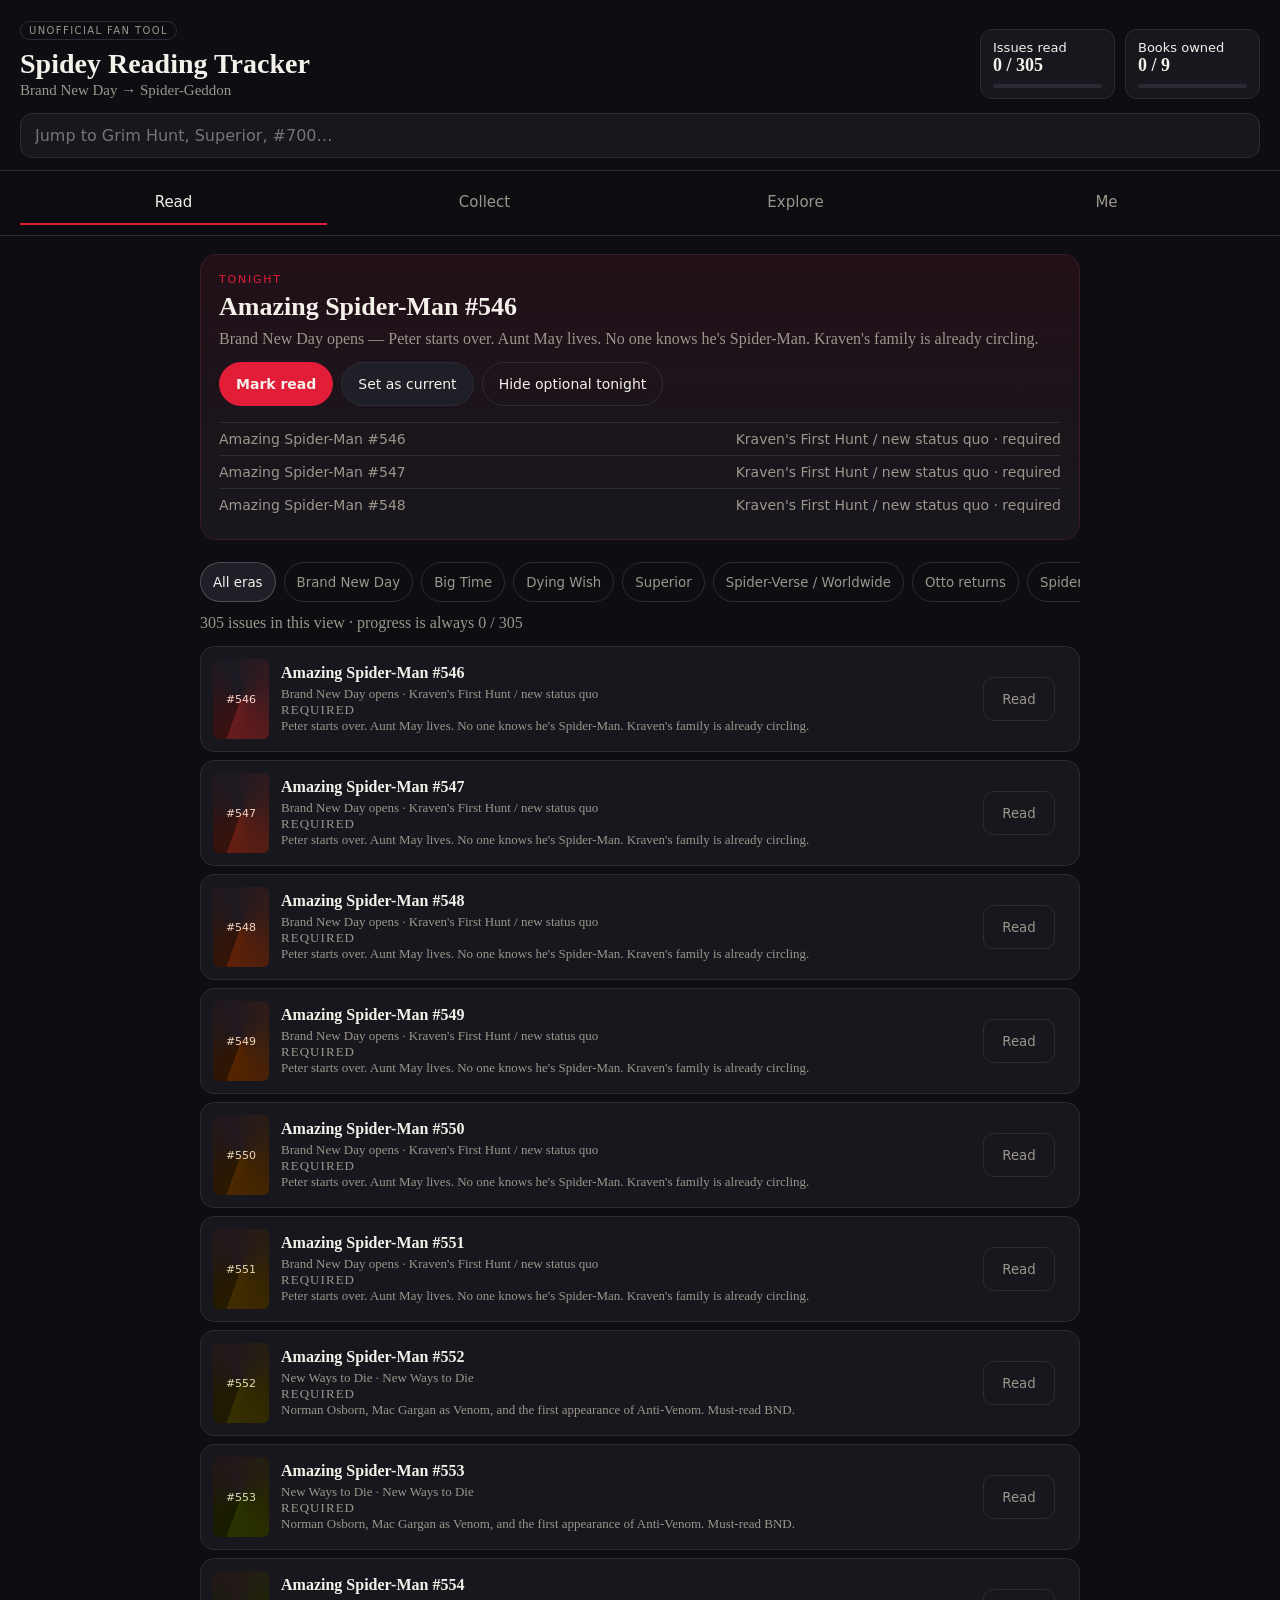
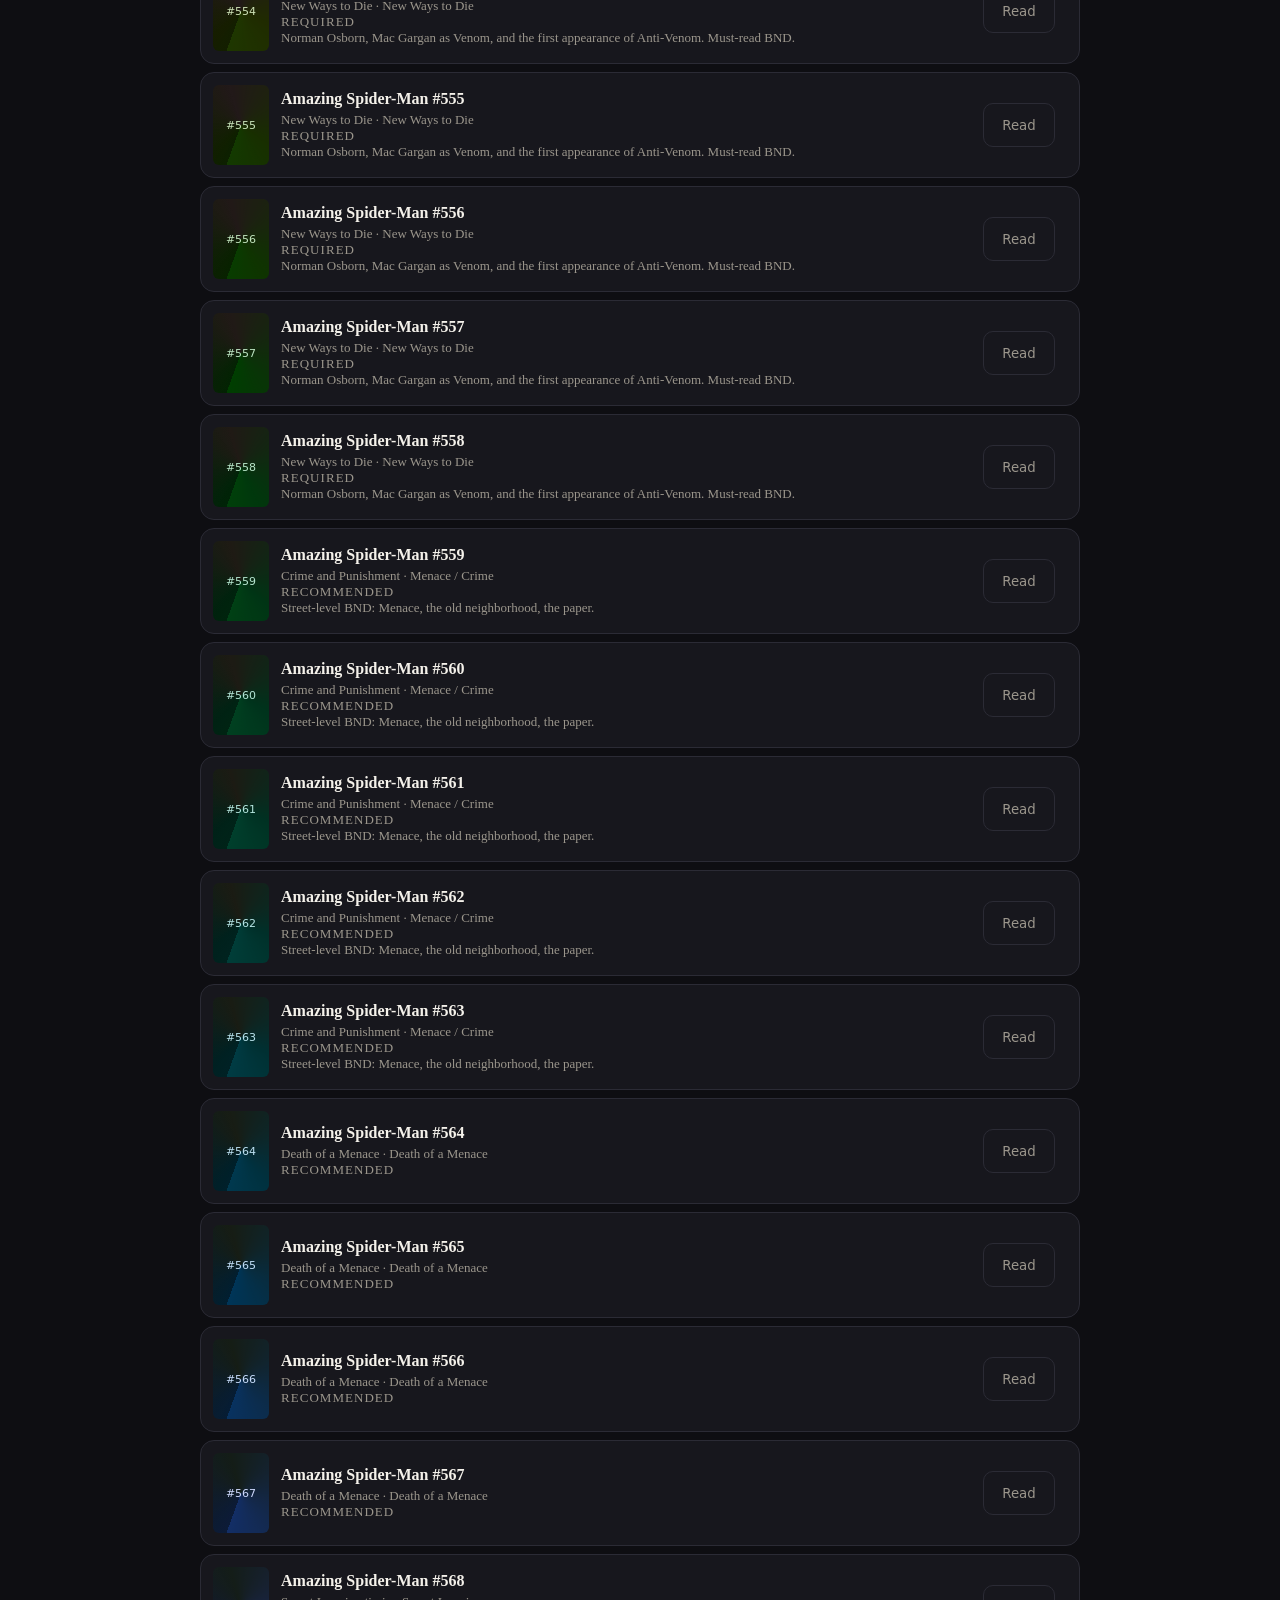
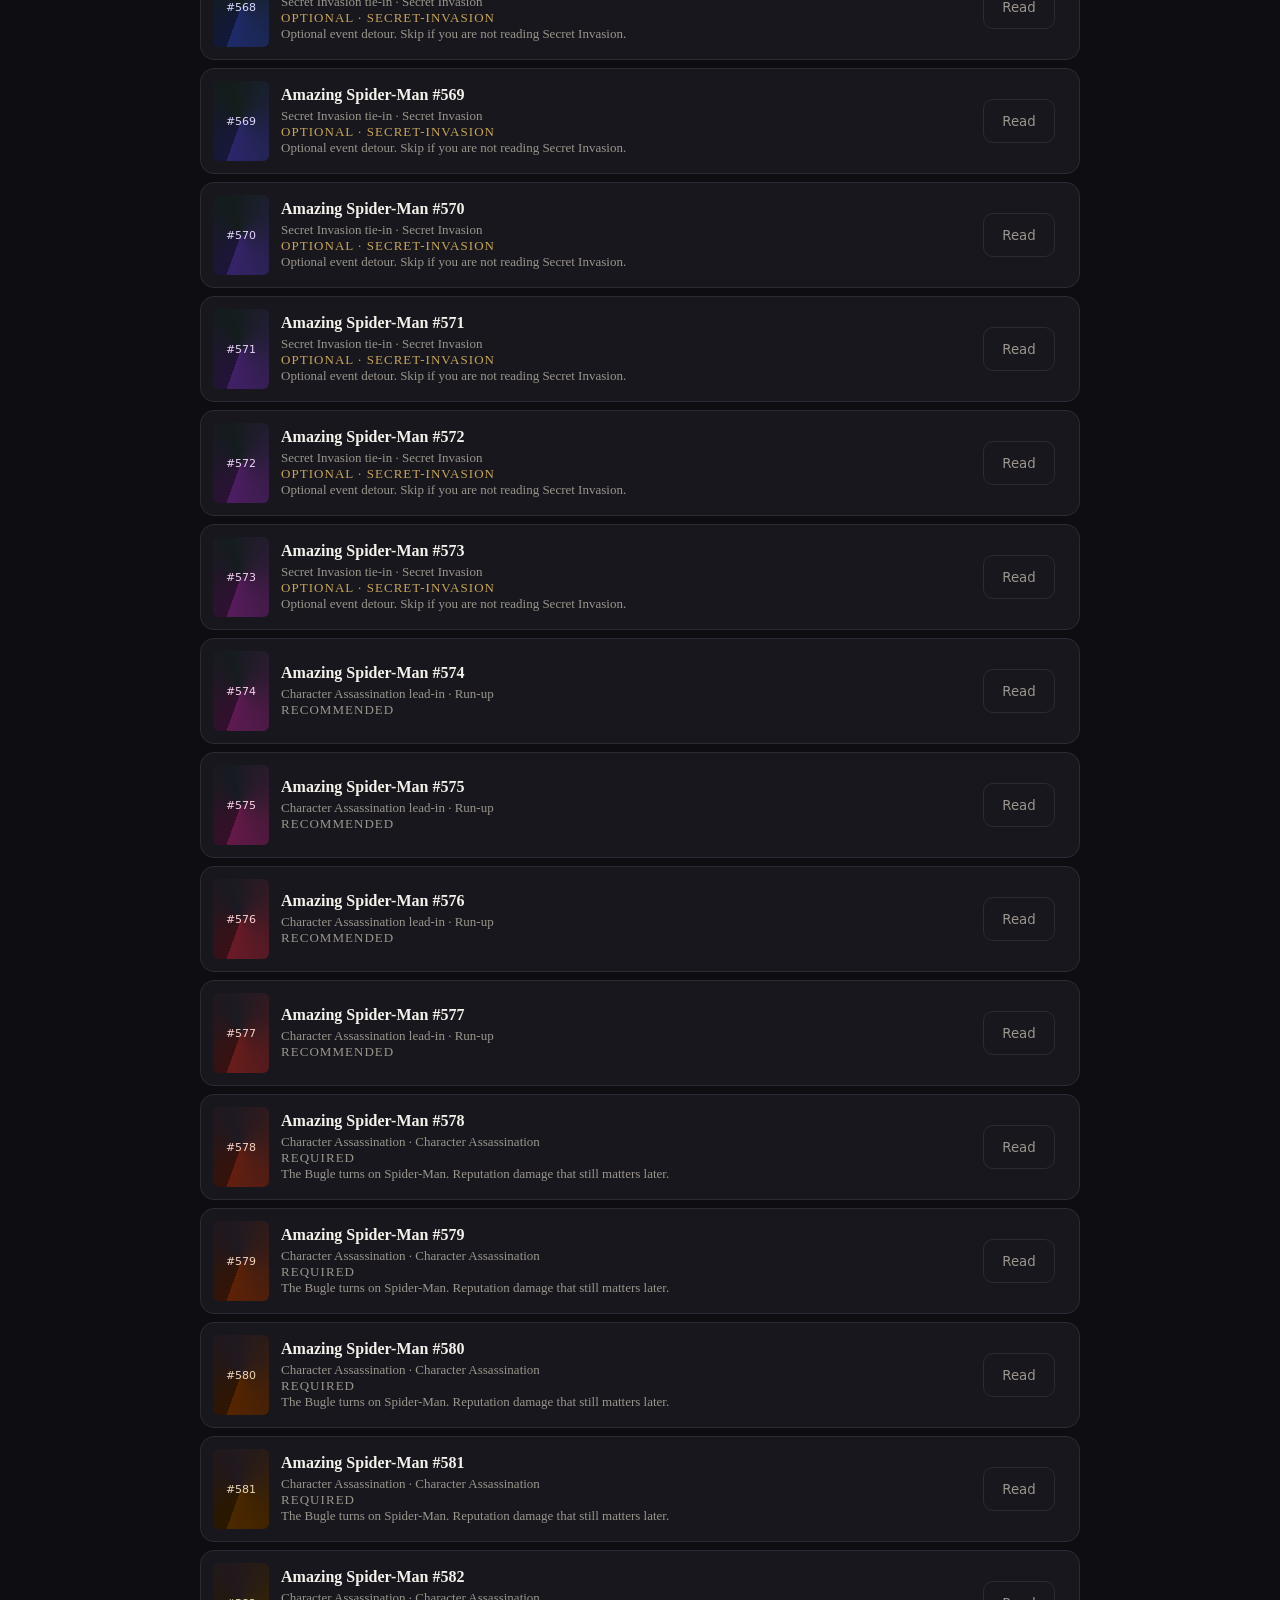
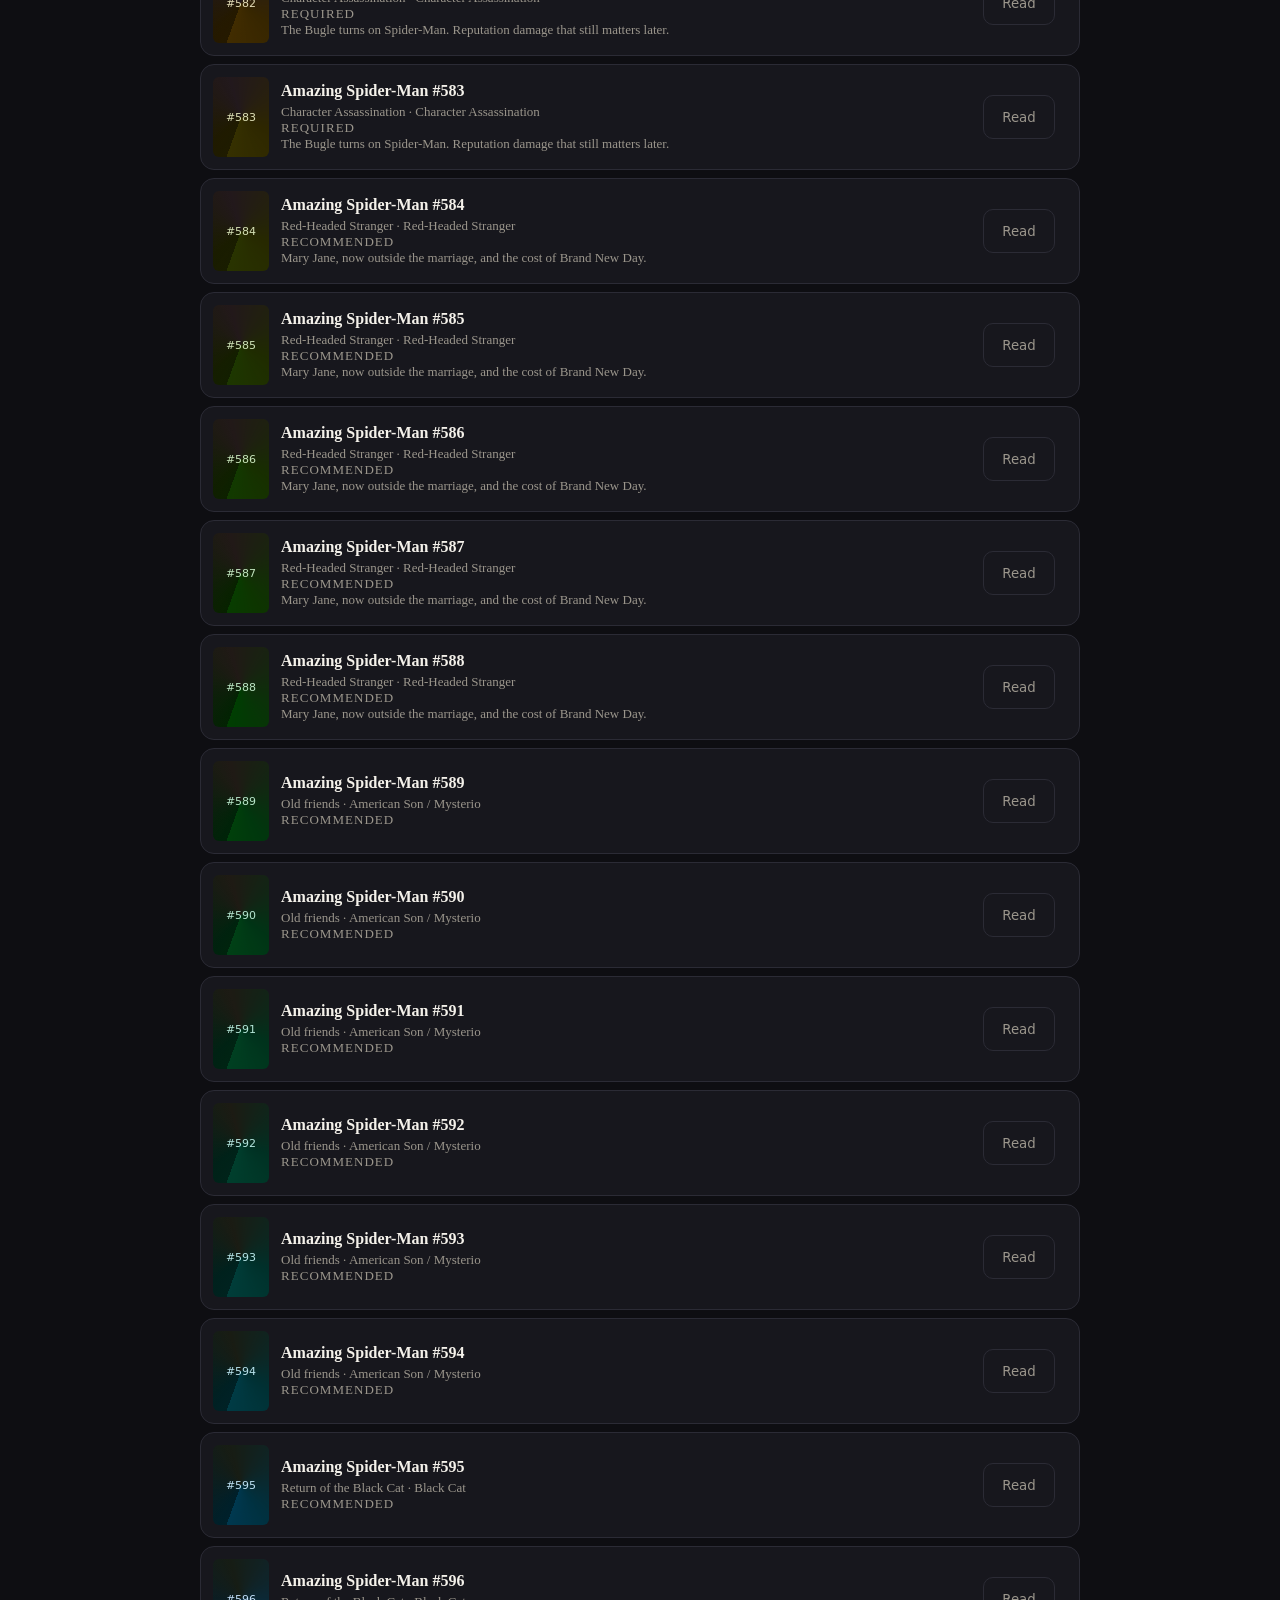
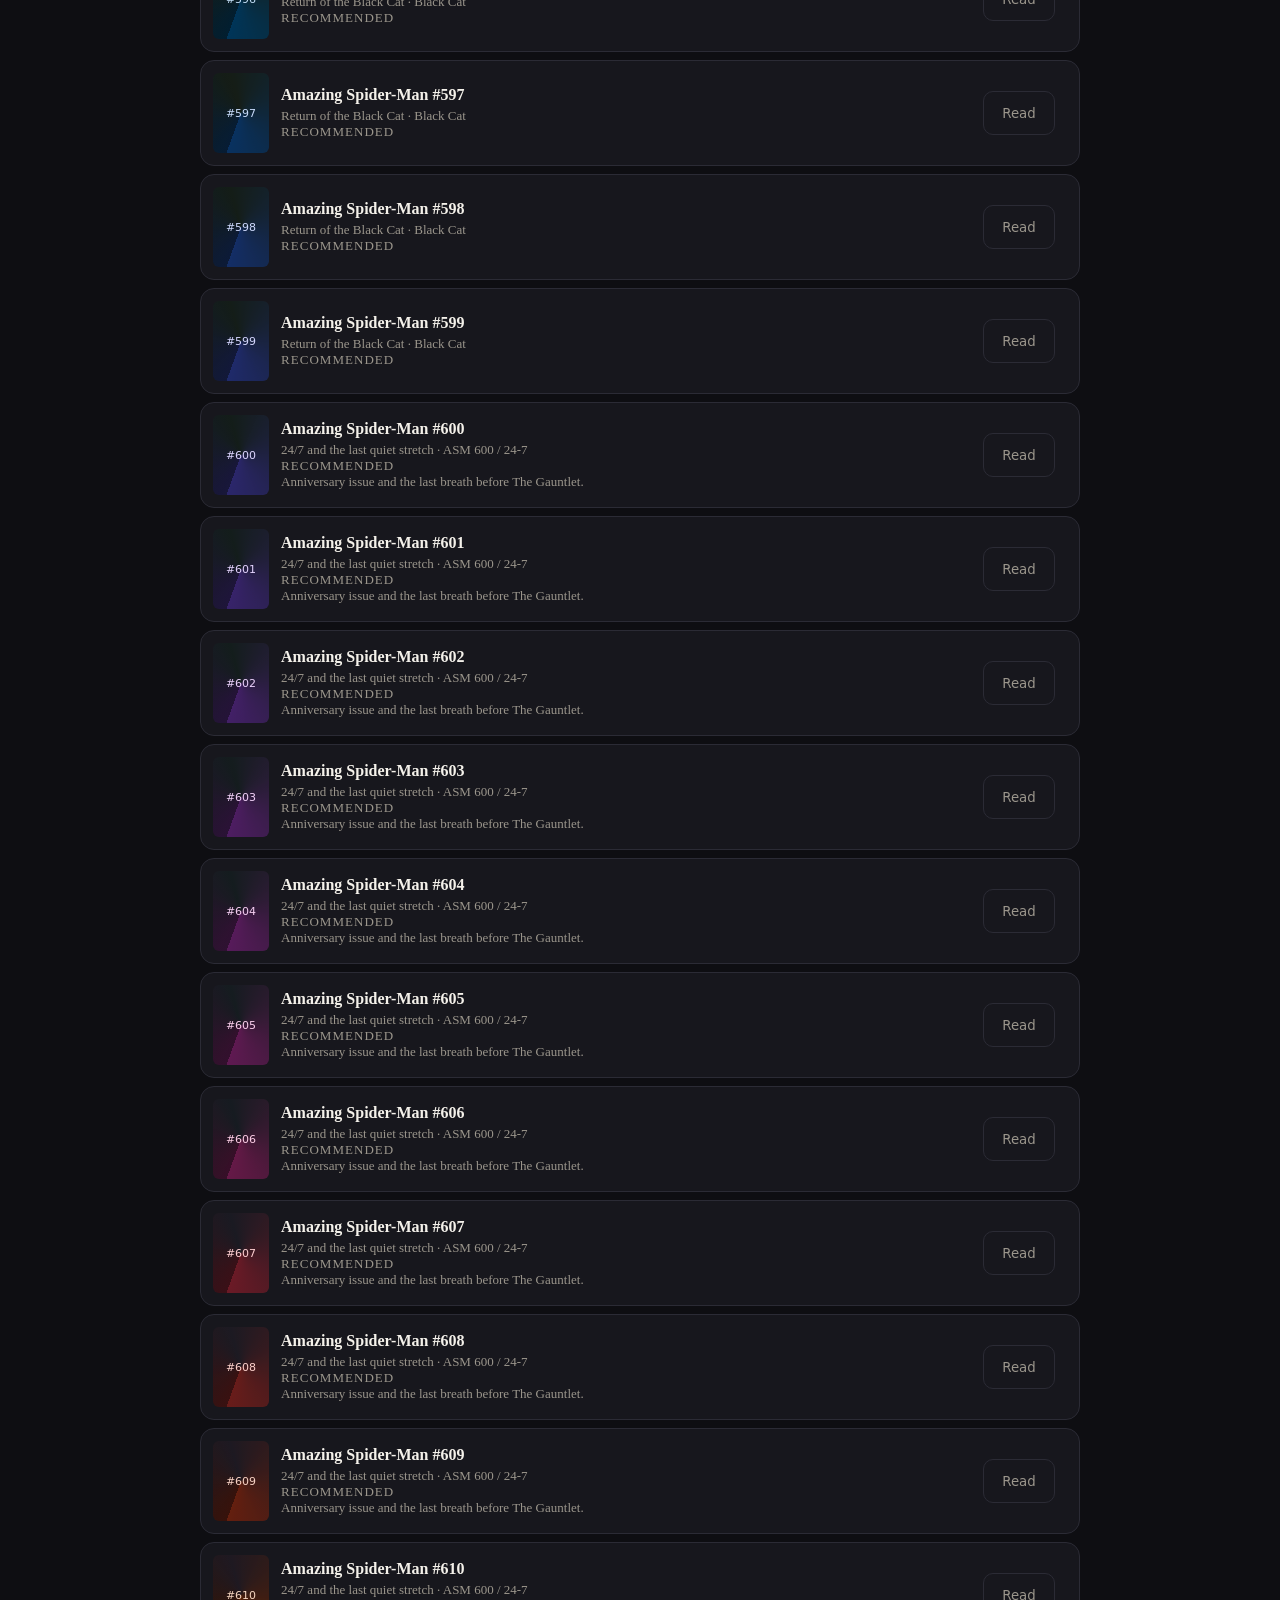
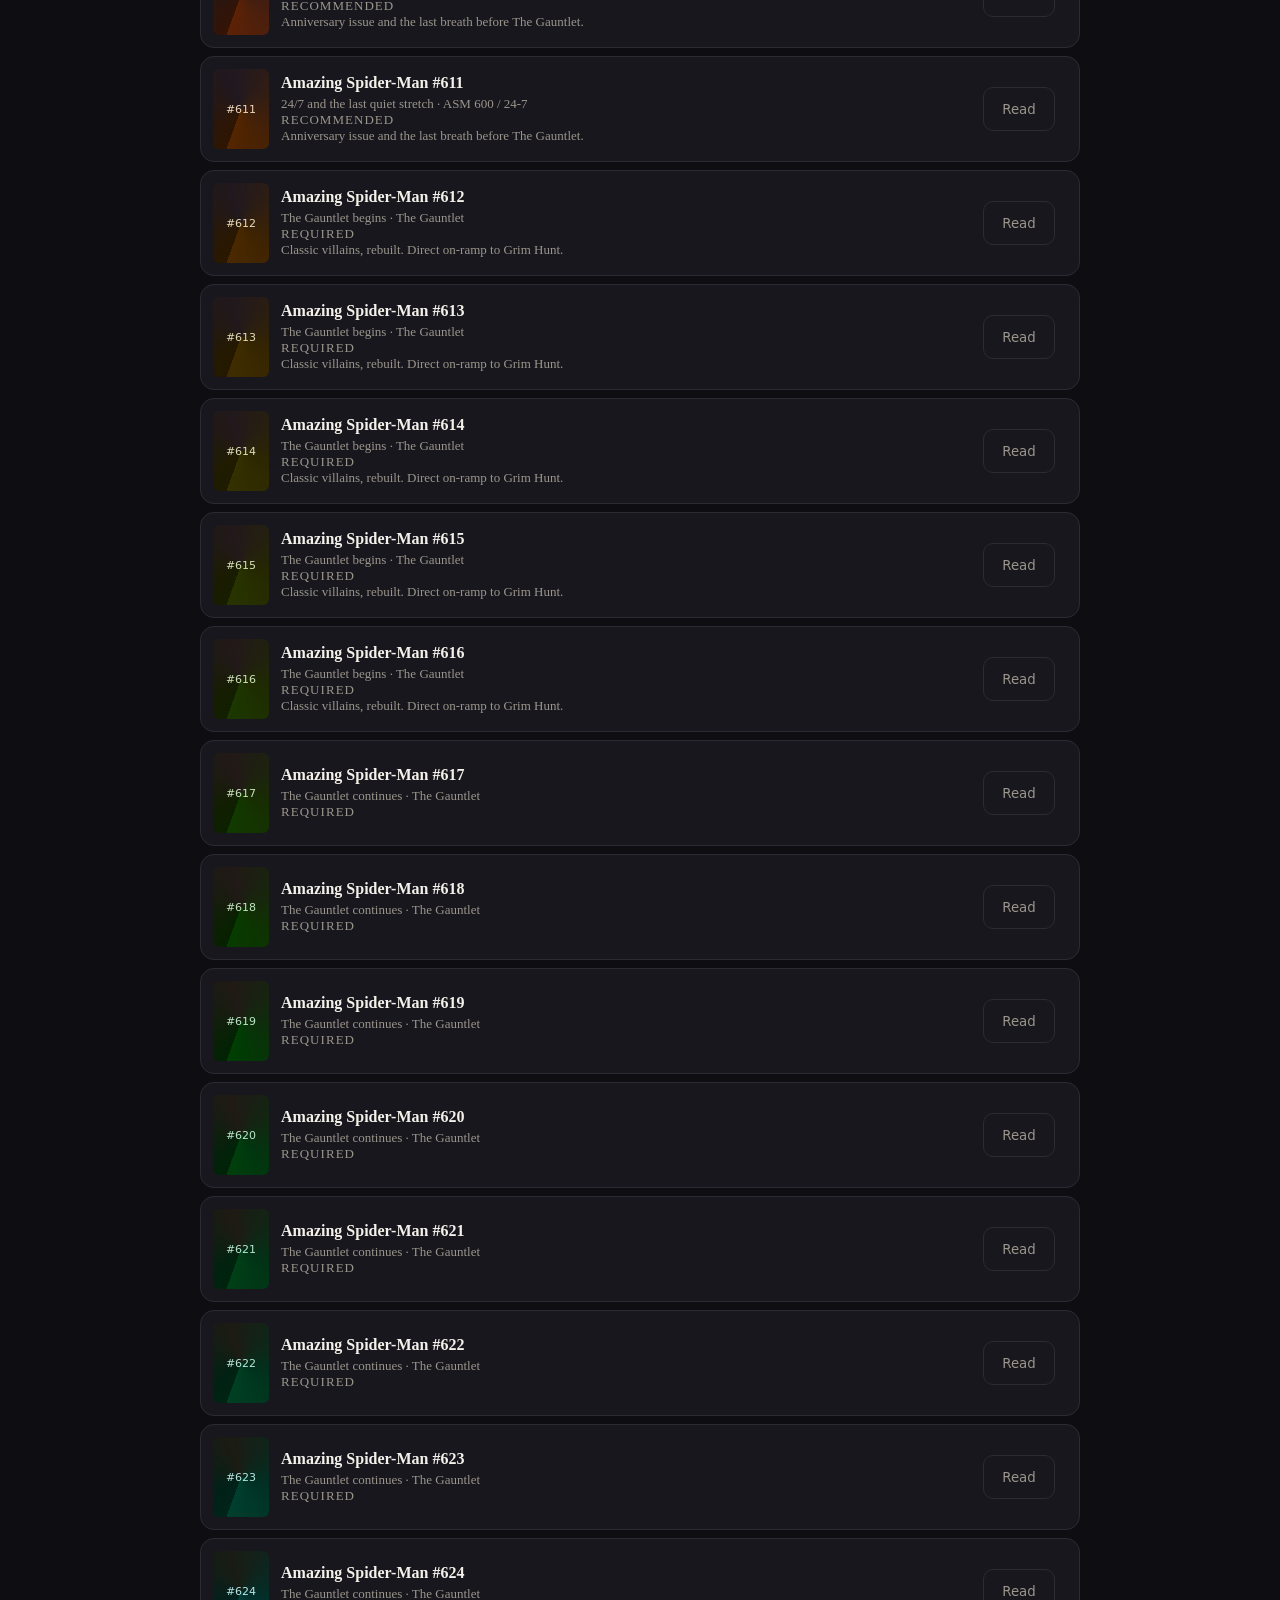
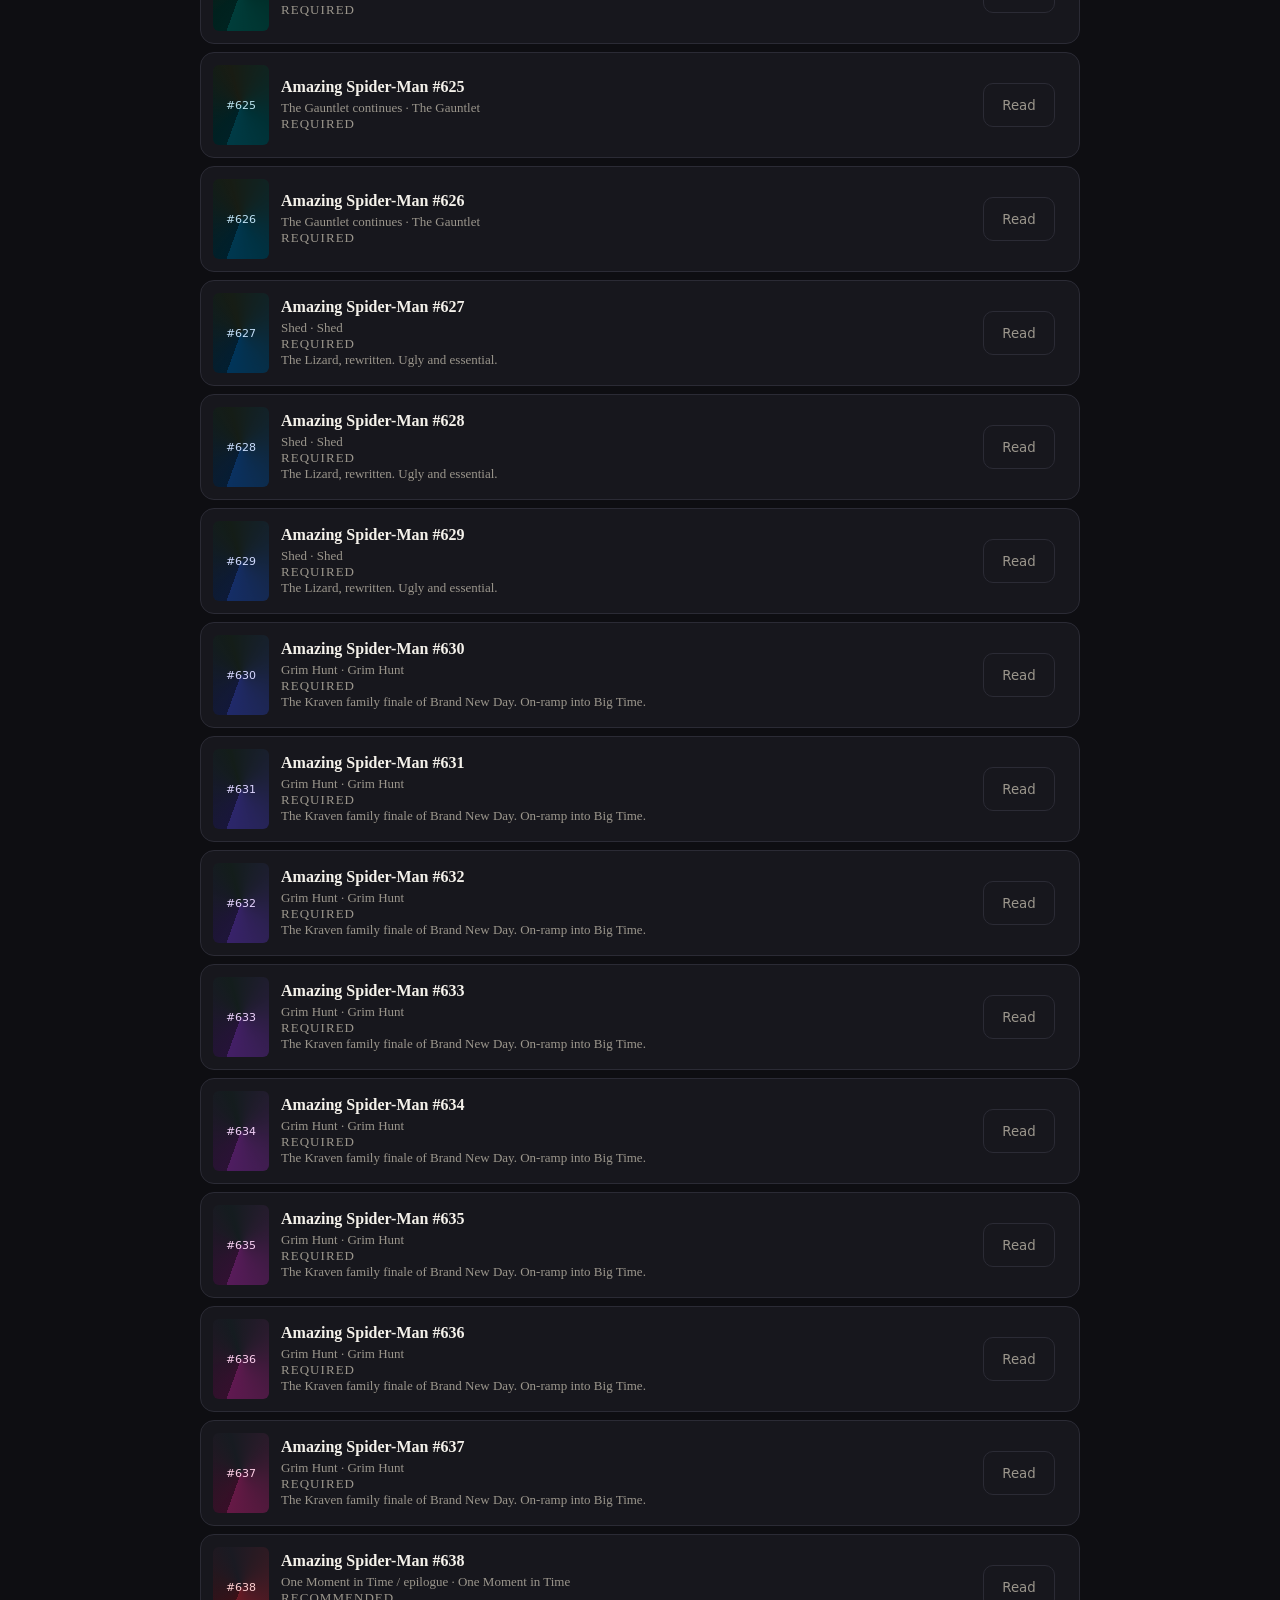
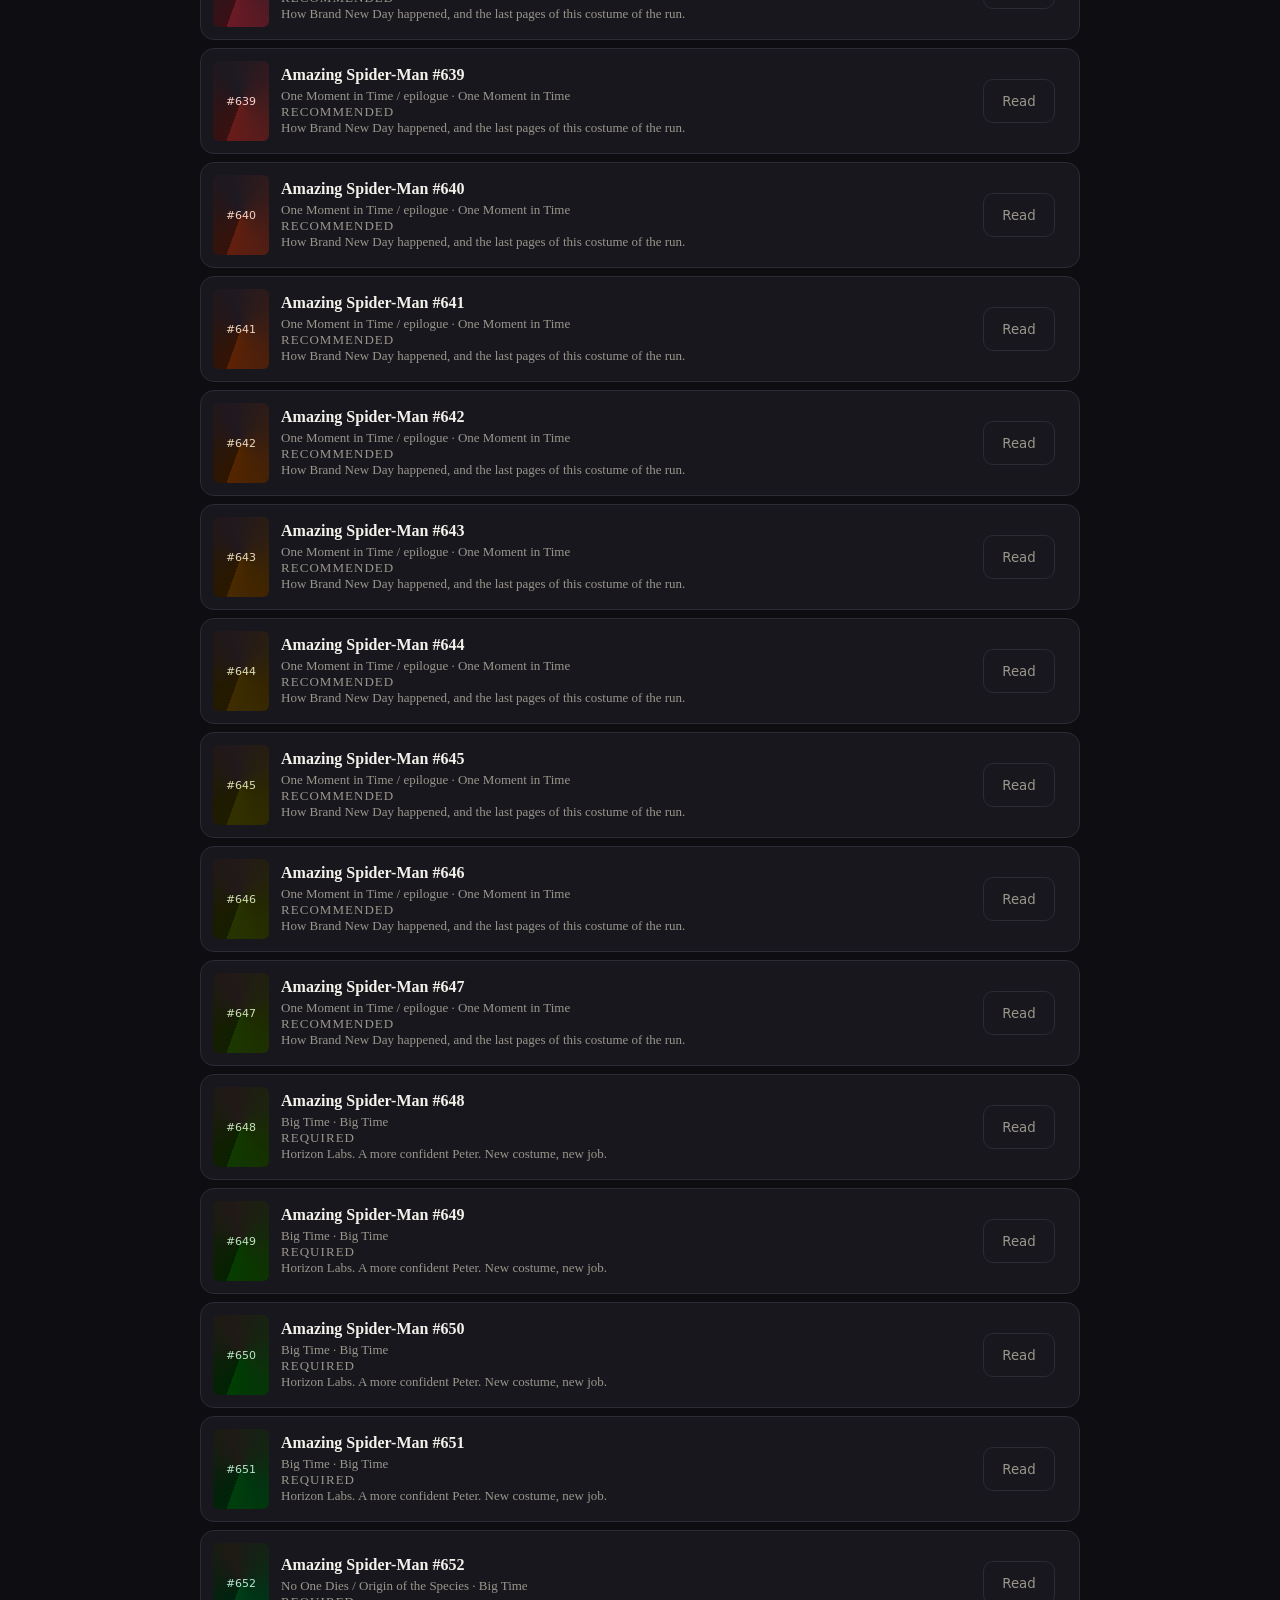
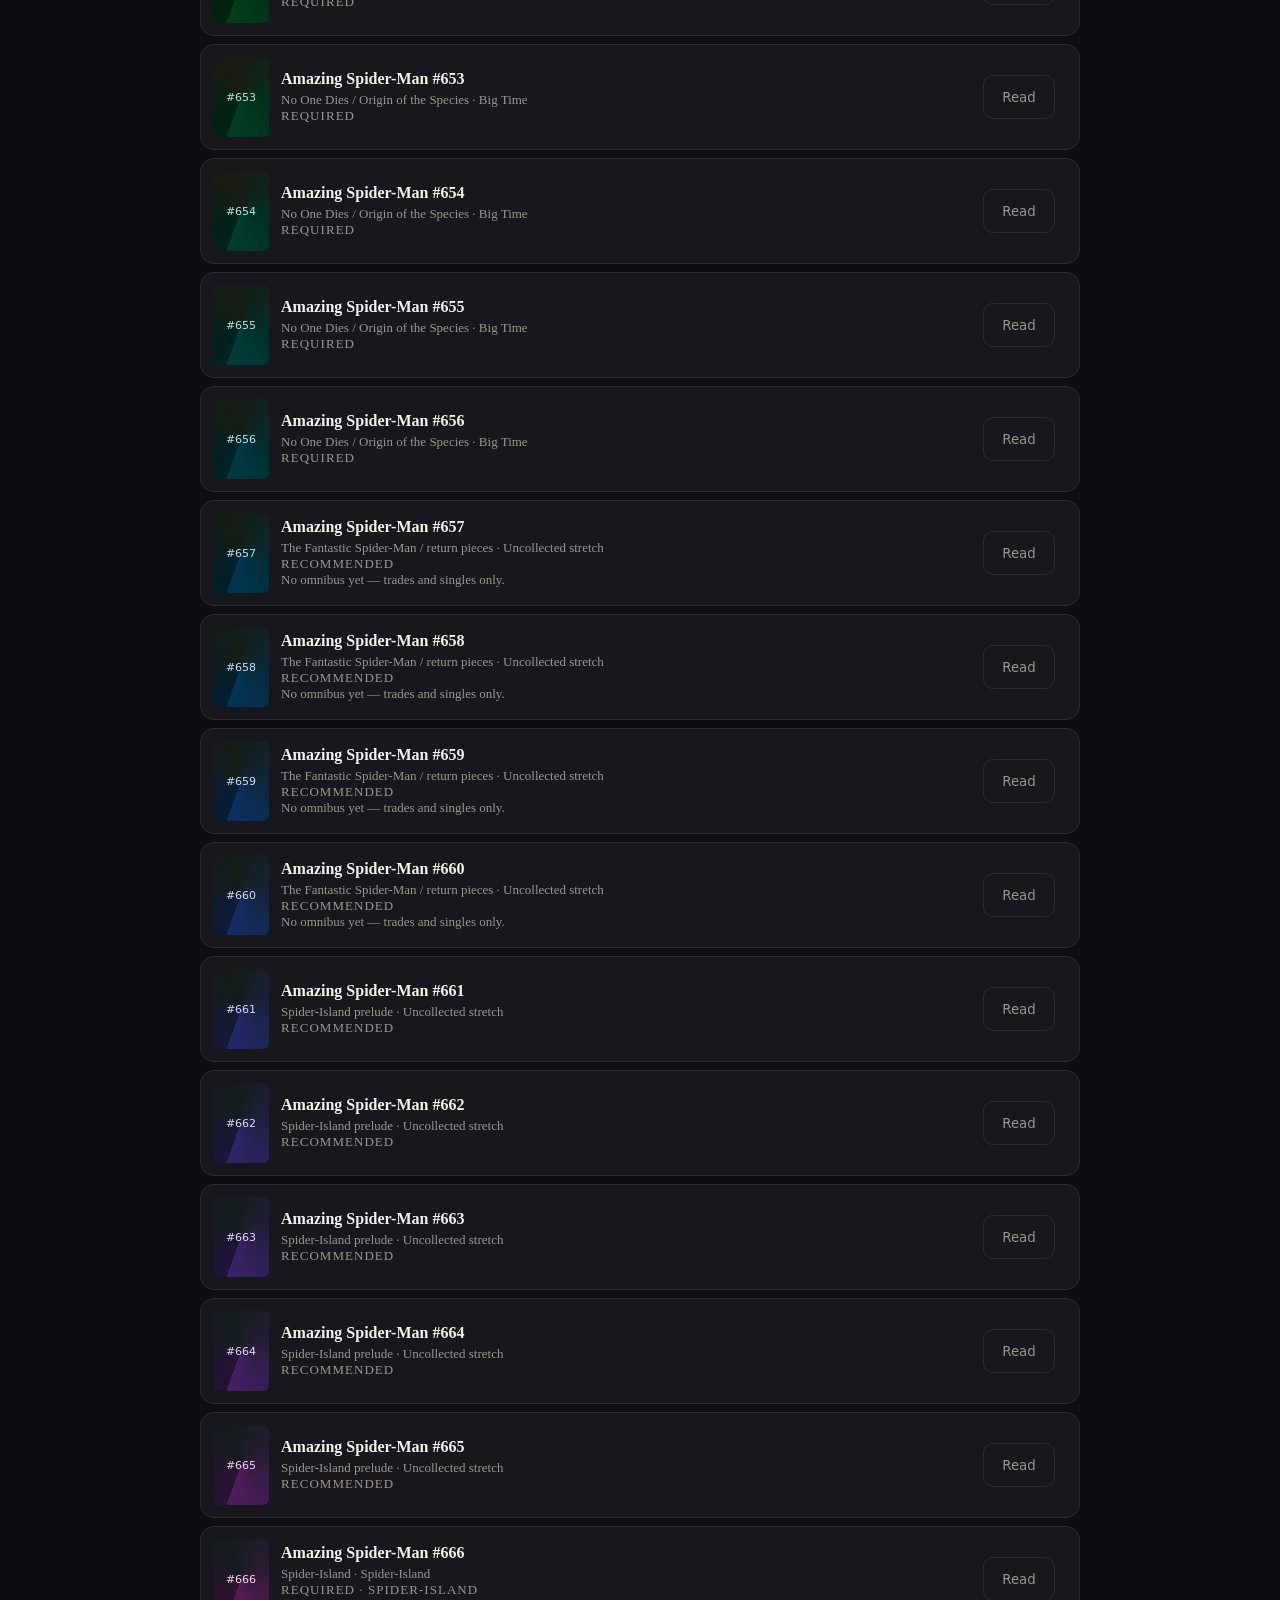
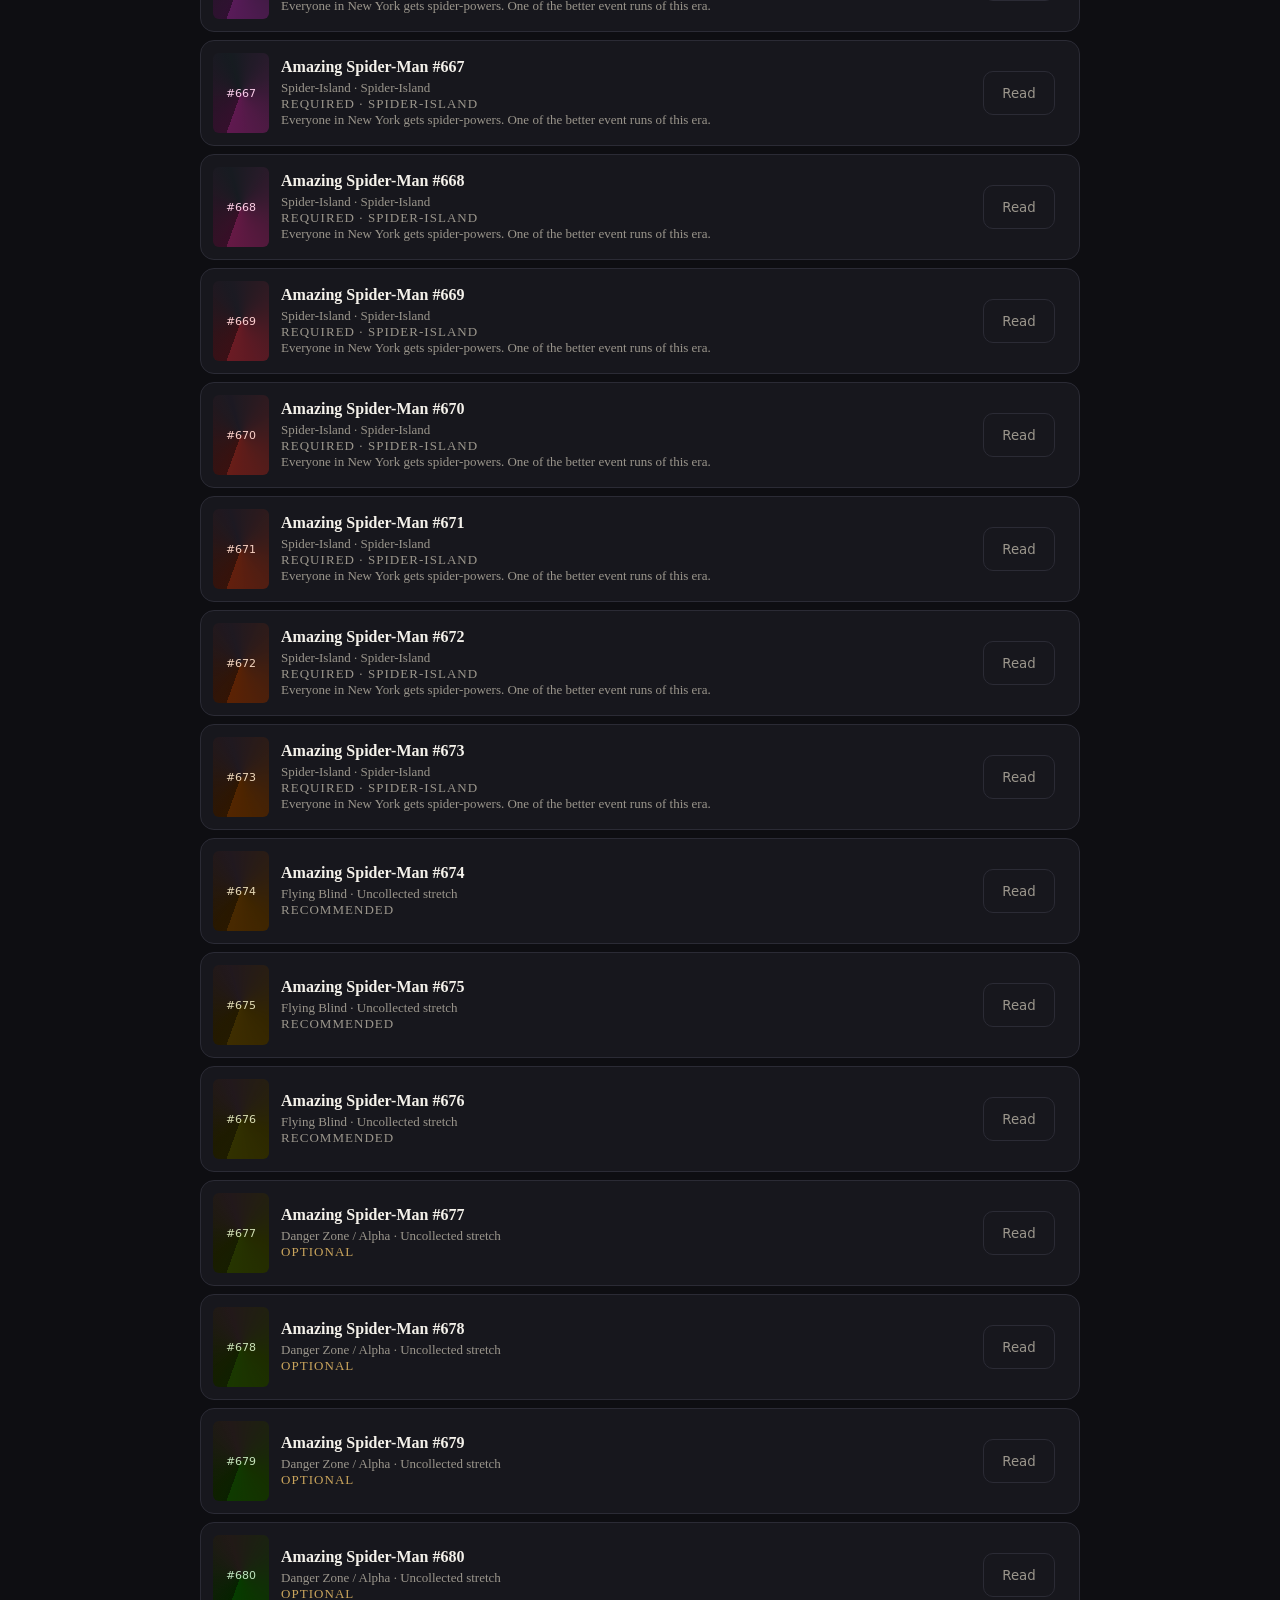
<file: app/index.html>
<!DOCTYPE html>
<html lang="en">
<head>
  <meta charset="utf-8" />
  <meta name="viewport" content="width=device-width, initial-scale=1, viewport-fit=cover" />
  <title>Spidey Reading Tracker · v2 prototype</title>
  <meta name="robots" content="noindex" />
  <link rel="stylesheet" href="./styles.css" />
</head>
<body>
  <a class="skip" href="#main">Skip to tonight</a>
  <header class="top">
    <div class="brand">
      <span class="badge">Unofficial fan tool</span>
      <h1>Spidey Reading Tracker</h1>
      <p class="spine">Brand New Day → Spider-Geddon</p>
    </div>
    <div class="meters" id="meters"></div>
    <label class="search-wrap">
      <span class="sr">Search</span>
      <input id="search" type="search" placeholder="Jump to Grim Hunt, Superior, #700…" autocomplete="off" />
    </label>
  </header>

  <nav class="tabs" aria-label="Primary">
    <button data-tab="read" class="on">Read</button>
    <button data-tab="collect">Collect</button>
    <button data-tab="explore">Explore</button>
    <button data-tab="me">Me</button>
  </nav>

  <main id="main">
    <section id="view-read" class="view"></section>
    <section id="view-collect" class="view hidden"></section>
    <section id="view-explore" class="view hidden"></section>
    <section id="view-me" class="view hidden"></section>
  </main>

  <div id="toast" hidden></div>
  <footer class="legal">
    Spider-Man and related characters are trademarks of Marvel Characters, Inc.
    Unofficial, non-commercial, not affiliated. No Marvel art is hosted here.
  </footer>
  <script src="./app.js" type="module"></script>
</body>
</html>
</file>
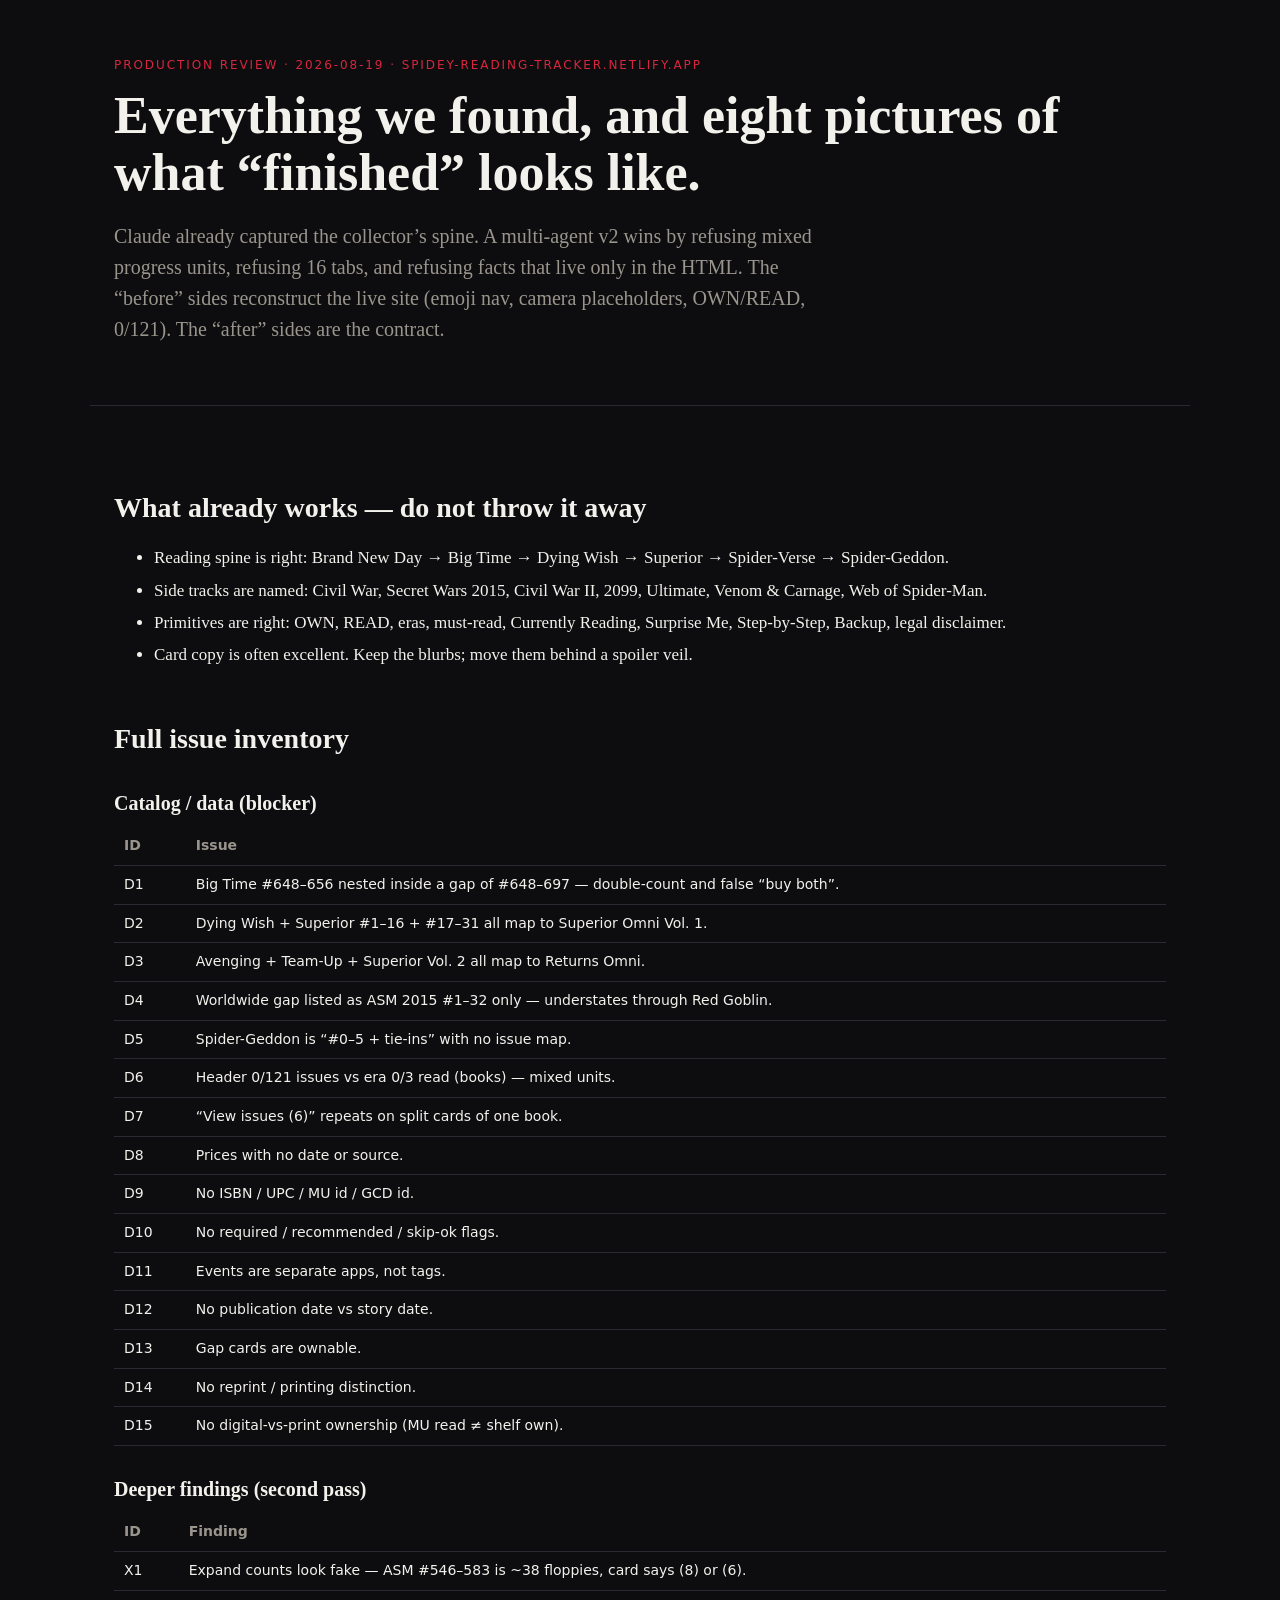
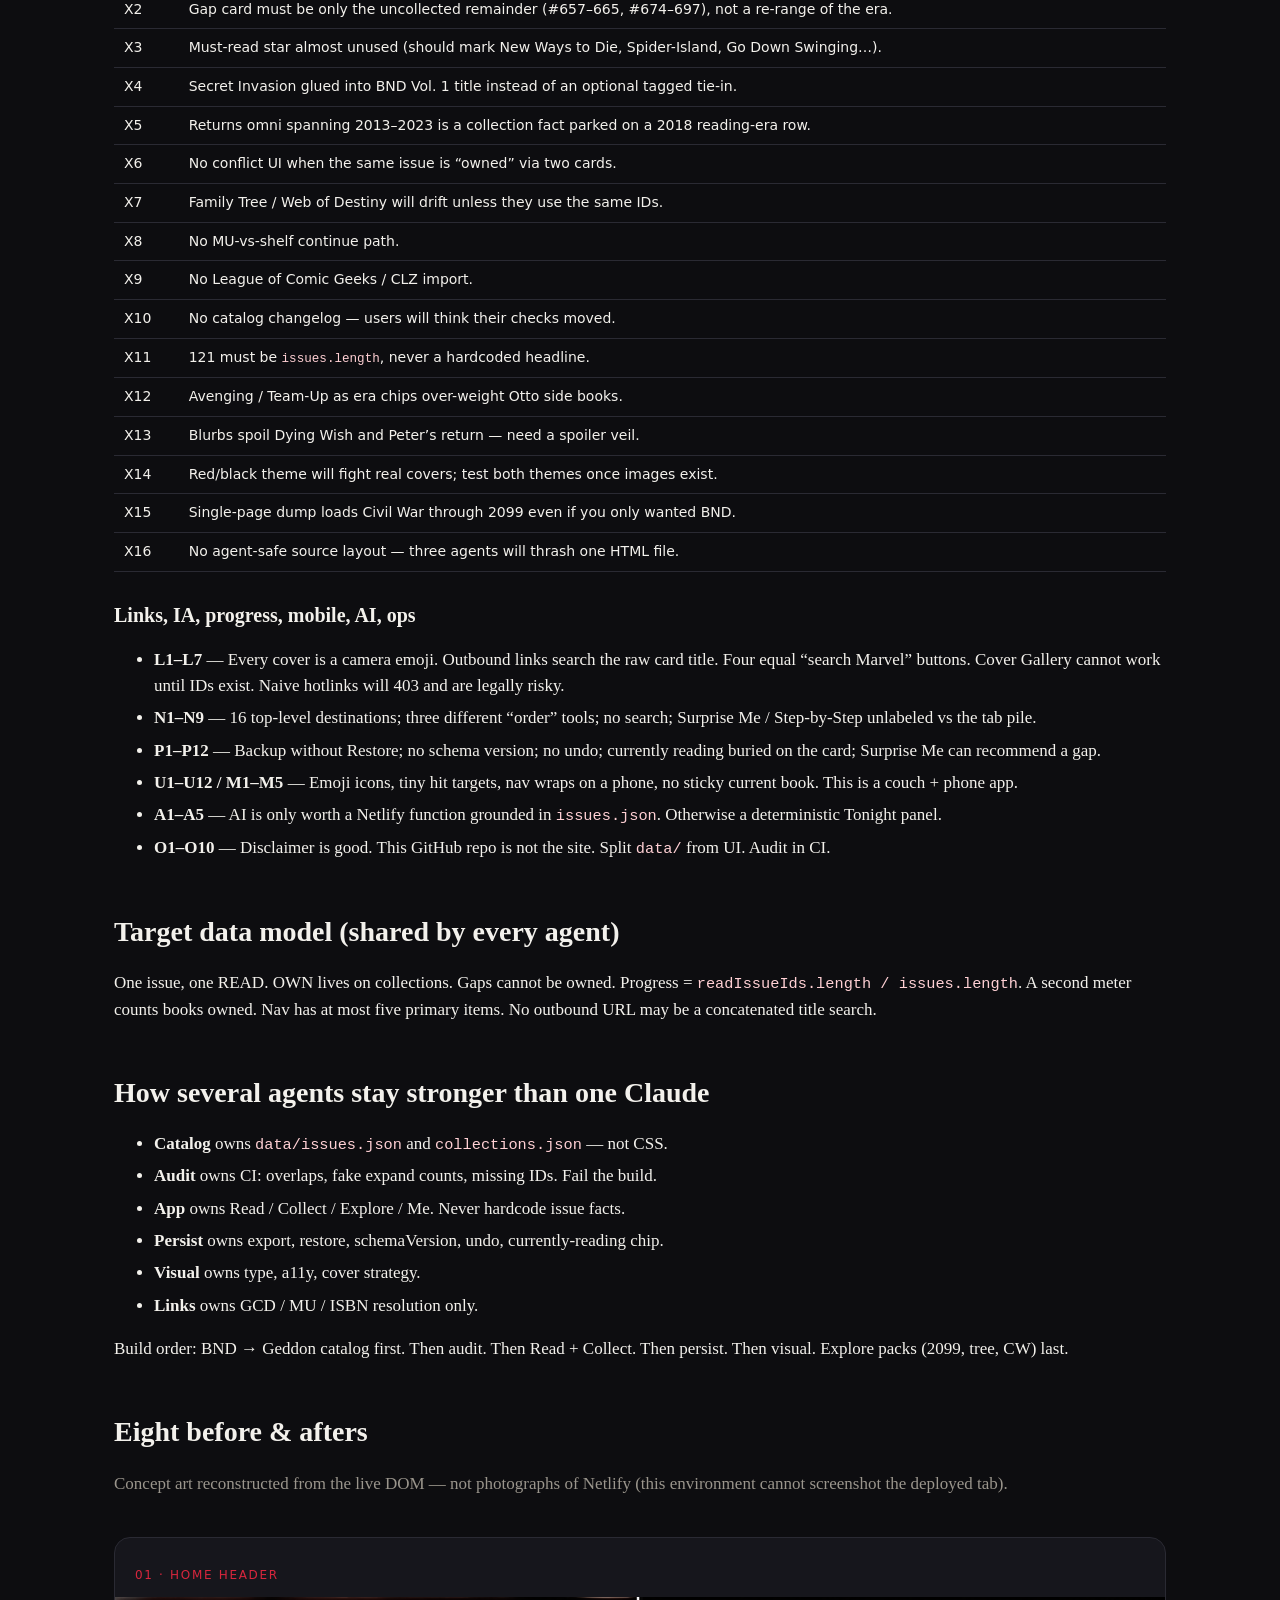
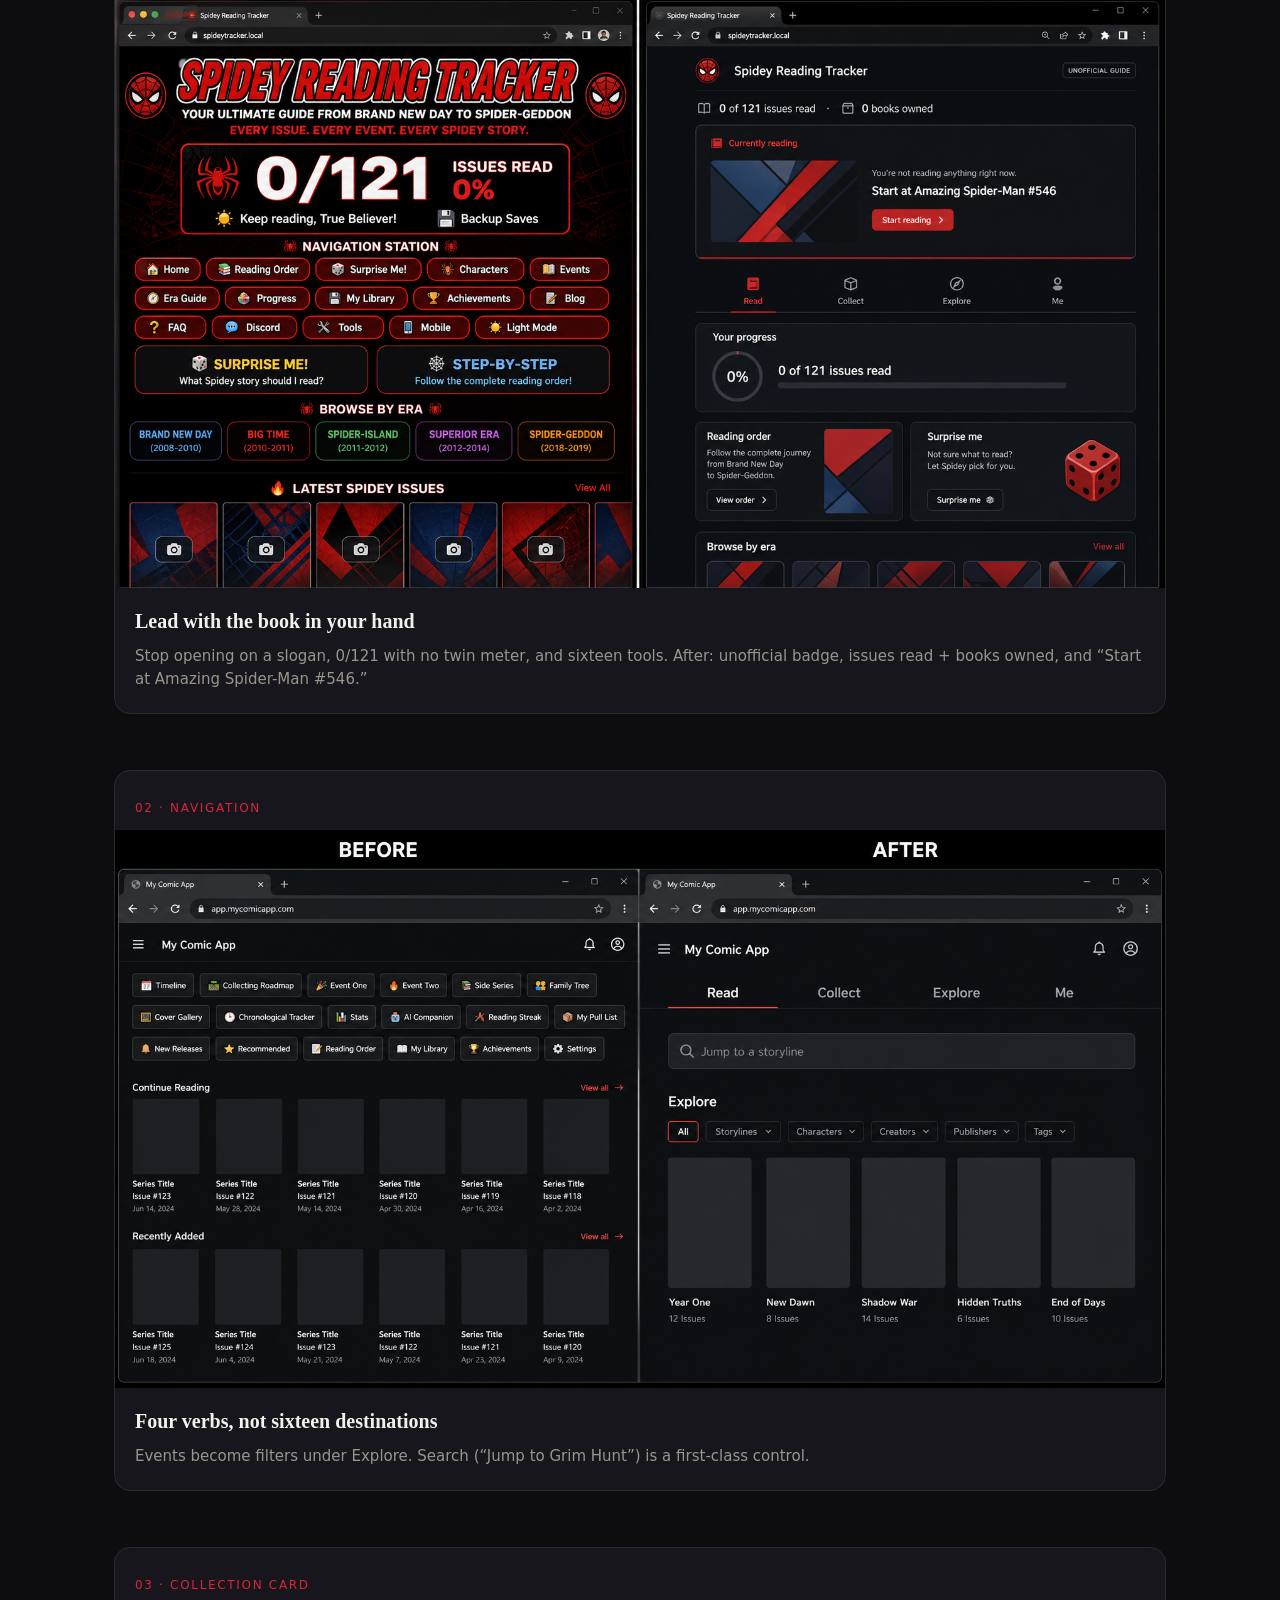
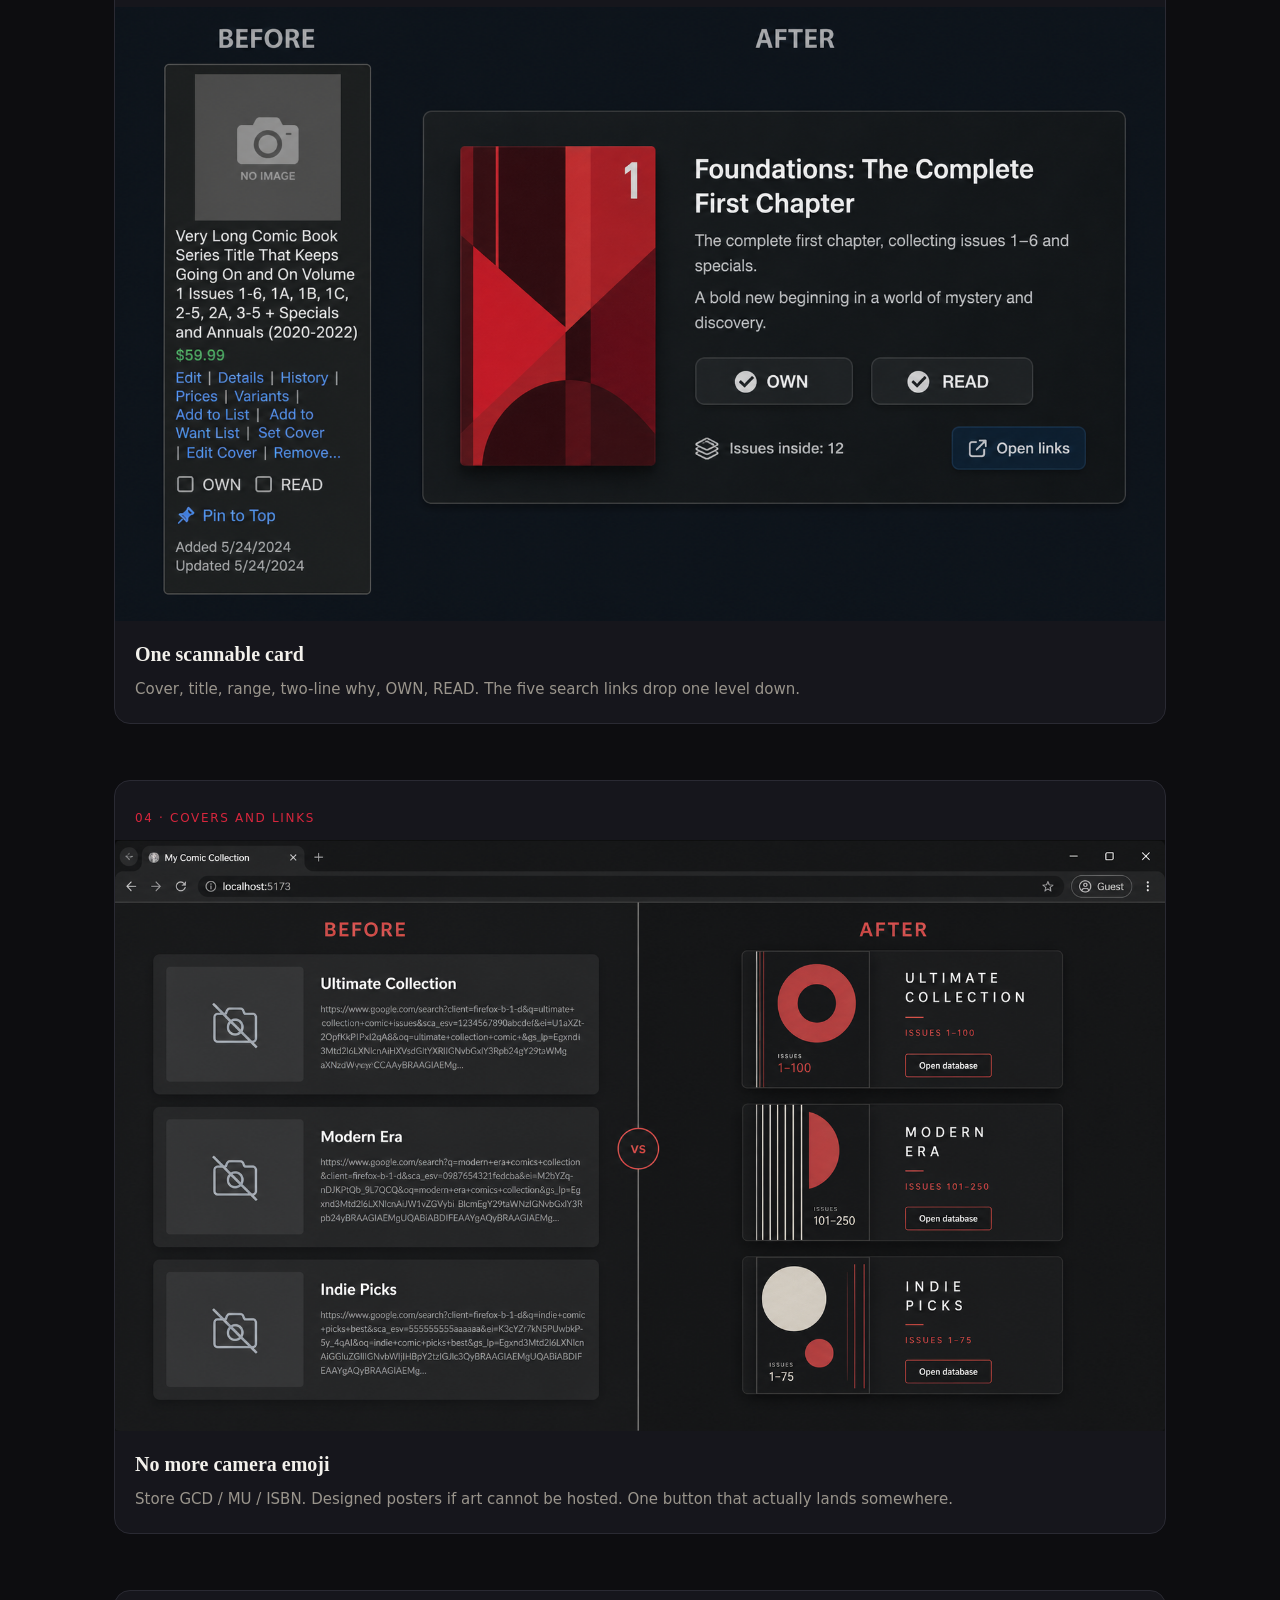
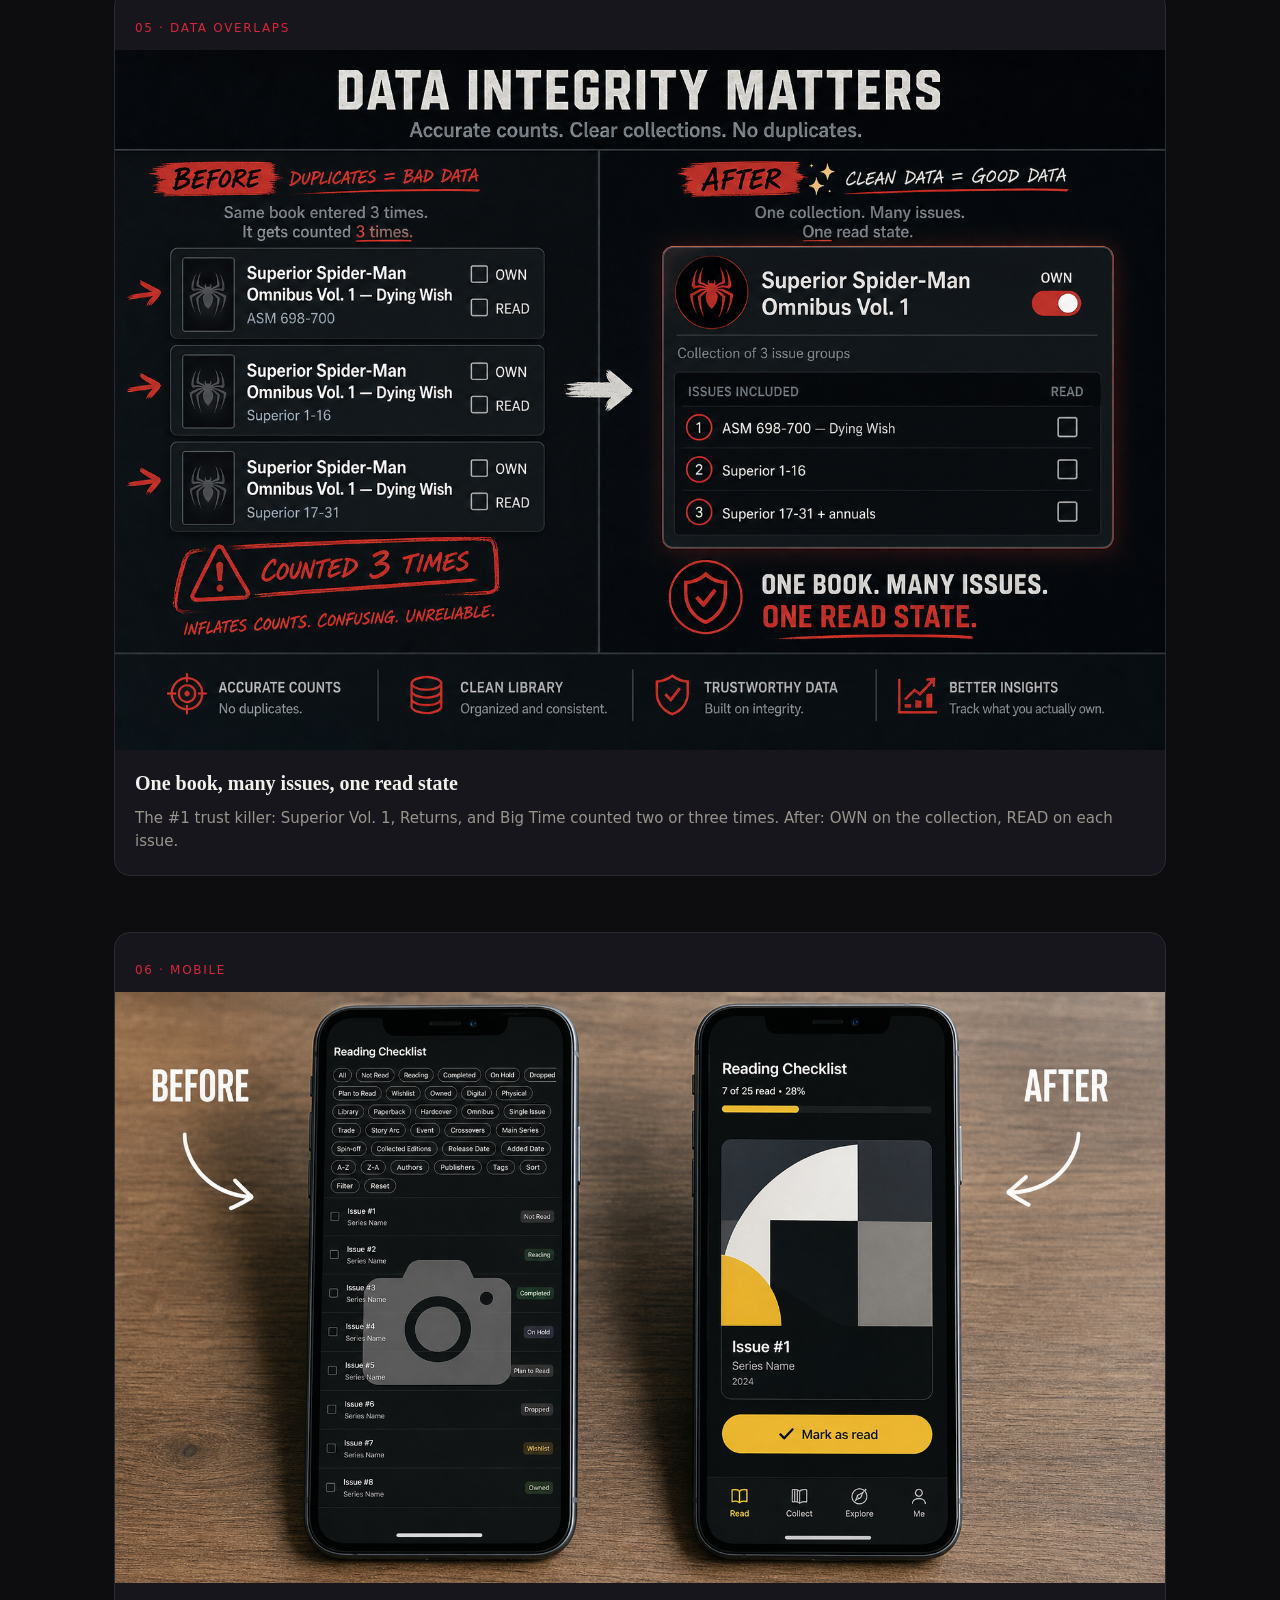
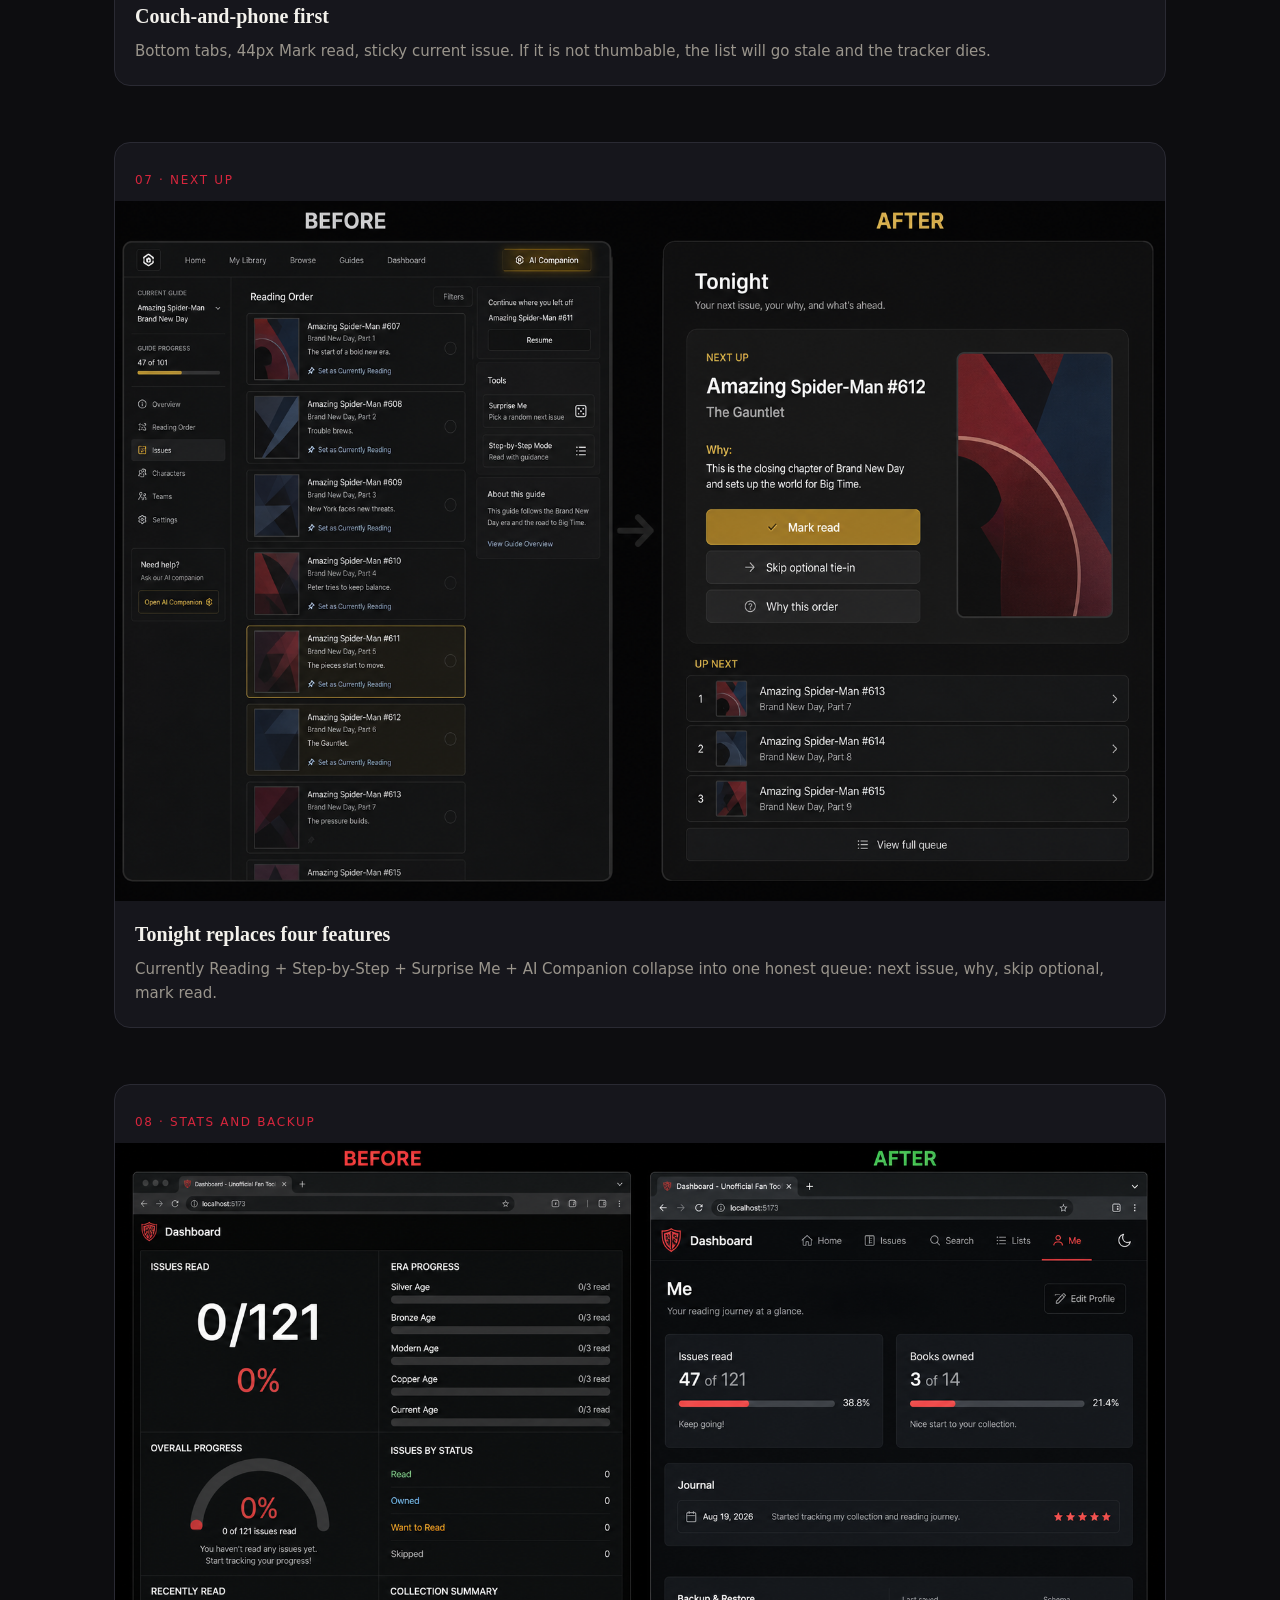
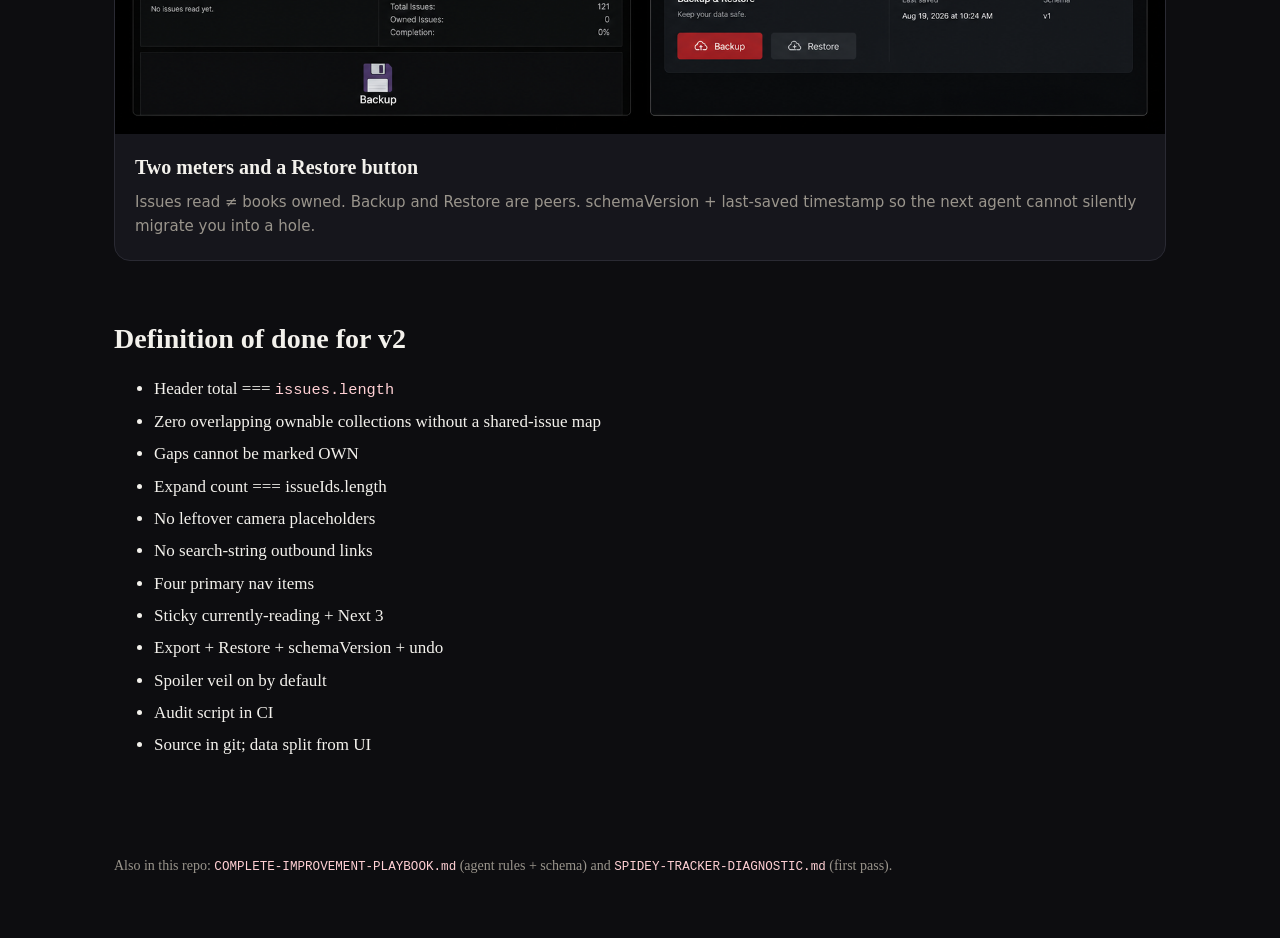
<file: before-after/index.html>
<!DOCTYPE html>
<html lang="en">
<head>
  <meta charset="utf-8" />
  <meta name="viewport" content="width=device-width, initial-scale=1" />
  <title>Spidey Reading Tracker — Full diagnostic &amp; 8 before/afters</title>
  <style>
    :root {
      --bg: #0d0d10;
      --panel: #16161c;
      --ink: #f3f1ec;
      --muted: #9a958c;
      --red: #d7263d;
      --line: #2a2a33;
    }
    * { box-sizing: border-box; }
    body {
      margin: 0;
      font-family: "Iowan Old Style", "Palatino Linotype", Palatino, Georgia, serif;
      background: var(--bg);
      color: var(--ink);
      line-height: 1.55;
    }
    header.hero {
      padding: 56px 24px 40px;
      max-width: 1100px;
      margin: 0 auto;
      border-bottom: 1px solid var(--line);
    }
    header.hero p.kicker {
      font-family: ui-sans-serif, system-ui, sans-serif;
      letter-spacing: 0.16em;
      text-transform: uppercase;
      font-size: 12px;
      color: var(--red);
      margin: 0 0 12px;
    }
    h1 { font-size: clamp(32px, 5vw, 52px); line-height: 1.1; margin: 0 0 16px; font-weight: 600; }
    .lede { font-size: 20px; color: var(--muted); max-width: 46rem; }
    main { max-width: 1100px; margin: 0 auto; padding: 32px 24px 80px; }
    h2 { font-size: 28px; margin: 48px 0 12px; }
    h3 { font-size: 20px; margin: 28px 0 8px; }
    p, li { font-size: 17px; }
    .muted { color: var(--muted); }
    table { width: 100%; border-collapse: collapse; font-family: ui-sans-serif, system-ui, sans-serif; font-size: 14px; }
    th, td { text-align: left; padding: 8px 10px; border-bottom: 1px solid var(--line); vertical-align: top; }
    th { color: var(--muted); font-weight: 600; }
    code { font-family: ui-monospace, Menlo, monospace; font-size: 0.9em; color: #ffd0d4; }
    .frame {
      margin: 40px 0 56px;
      background: var(--panel);
      border: 1px solid var(--line);
      border-radius: 16px;
      overflow: hidden;
    }
    .frame img { width: 100%; display: block; background: #000; }
    .frame figcaption { padding: 18px 20px 22px; font-family: ui-sans-serif, system-ui, sans-serif; font-size: 15px; color: var(--muted); }
    .frame h3 { margin: 0 0 8px; font-family: Georgia, serif; color: var(--ink); }
    .num { color: var(--red); font-family: ui-sans-serif, system-ui, sans-serif; font-size: 12px; letter-spacing: 0.14em; text-transform: uppercase; }
    ul.compact li { margin: 6px 0; }
    footer { max-width: 1100px; margin: 0 auto; padding: 0 24px 64px; color: var(--muted); font-size: 14px; }
  </style>
</head>
<body>
  <header class="hero">
    <p class="kicker">Production review · 2026-08-19 · spidey-reading-tracker.netlify.app</p>
    <h1>Everything we found, and eight pictures of what “finished” looks like.</h1>
    <p class="lede">Claude already captured the collector’s spine. A multi-agent v2 wins by refusing mixed progress units, refusing 16 tabs, and refusing facts that live only in the HTML. The “before” sides reconstruct the live site (emoji nav, camera placeholders, OWN/READ, 0/121). The “after” sides are the contract.</p>
  </header>
  <main>
    <h2>What already works — do not throw it away</h2>
    <ul class="compact">
      <li>Reading spine is right: Brand New Day → Big Time → Dying Wish → Superior → Spider-Verse → Spider-Geddon.</li>
      <li>Side tracks are named: Civil War, Secret Wars 2015, Civil War II, 2099, Ultimate, Venom &amp; Carnage, Web of Spider-Man.</li>
      <li>Primitives are right: OWN, READ, eras, must-read, Currently Reading, Surprise Me, Step-by-Step, Backup, legal disclaimer.</li>
      <li>Card copy is often excellent. Keep the blurbs; move them behind a spoiler veil.</li>
    </ul>

    <h2>Full issue inventory</h2>
    <h3>Catalog / data (blocker)</h3>
    <table>
      <tr><th>ID</th><th>Issue</th></tr>
      <tr><td>D1</td><td>Big Time #648–656 nested inside a gap of #648–697 — double-count and false “buy both”.</td></tr>
      <tr><td>D2</td><td>Dying Wish + Superior #1–16 + #17–31 all map to Superior Omni Vol. 1.</td></tr>
      <tr><td>D3</td><td>Avenging + Team-Up + Superior Vol. 2 all map to Returns Omni.</td></tr>
      <tr><td>D4</td><td>Worldwide gap listed as ASM 2015 #1–32 only — understates through Red Goblin.</td></tr>
      <tr><td>D5</td><td>Spider-Geddon is “#0–5 + tie-ins” with no issue map.</td></tr>
      <tr><td>D6</td><td>Header 0/121 issues vs era 0/3 read (books) — mixed units.</td></tr>
      <tr><td>D7</td><td>“View issues (6)” repeats on split cards of one book.</td></tr>
      <tr><td>D8</td><td>Prices with no date or source.</td></tr>
      <tr><td>D9</td><td>No ISBN / UPC / MU id / GCD id.</td></tr>
      <tr><td>D10</td><td>No required / recommended / skip-ok flags.</td></tr>
      <tr><td>D11</td><td>Events are separate apps, not tags.</td></tr>
      <tr><td>D12</td><td>No publication date vs story date.</td></tr>
      <tr><td>D13</td><td>Gap cards are ownable.</td></tr>
      <tr><td>D14</td><td>No reprint / printing distinction.</td></tr>
      <tr><td>D15</td><td>No digital-vs-print ownership (MU read ≠ shelf own).</td></tr>
    </table>

    <h3>Deeper findings (second pass)</h3>
    <table>
      <tr><th>ID</th><th>Finding</th></tr>
      <tr><td>X1</td><td>Expand counts look fake — ASM #546–583 is ~38 floppies, card says (8) or (6).</td></tr>
      <tr><td>X2</td><td>Gap card must be only the uncollected remainder (#657–665, #674–697), not a re-range of the era.</td></tr>
      <tr><td>X3</td><td>Must-read star almost unused (should mark New Ways to Die, Spider-Island, Go Down Swinging…).</td></tr>
      <tr><td>X4</td><td>Secret Invasion glued into BND Vol. 1 title instead of an optional tagged tie-in.</td></tr>
      <tr><td>X5</td><td>Returns omni spanning 2013–2023 is a collection fact parked on a 2018 reading-era row.</td></tr>
      <tr><td>X6</td><td>No conflict UI when the same issue is “owned” via two cards.</td></tr>
      <tr><td>X7</td><td>Family Tree / Web of Destiny will drift unless they use the same IDs.</td></tr>
      <tr><td>X8</td><td>No MU-vs-shelf continue path.</td></tr>
      <tr><td>X9</td><td>No League of Comic Geeks / CLZ import.</td></tr>
      <tr><td>X10</td><td>No catalog changelog — users will think their checks moved.</td></tr>
      <tr><td>X11</td><td>121 must be <code>issues.length</code>, never a hardcoded headline.</td></tr>
      <tr><td>X12</td><td>Avenging / Team-Up as era chips over-weight Otto side books.</td></tr>
      <tr><td>X13</td><td>Blurbs spoil Dying Wish and Peter’s return — need a spoiler veil.</td></tr>
      <tr><td>X14</td><td>Red/black theme will fight real covers; test both themes once images exist.</td></tr>
      <tr><td>X15</td><td>Single-page dump loads Civil War through 2099 even if you only wanted BND.</td></tr>
      <tr><td>X16</td><td>No agent-safe source layout — three agents will thrash one HTML file.</td></tr>
    </table>

    <h3>Links, IA, progress, mobile, AI, ops</h3>
    <ul class="compact">
      <li><strong>L1–L7</strong> — Every cover is a camera emoji. Outbound links search the raw card title. Four equal “search Marvel” buttons. Cover Gallery cannot work until IDs exist. Naive hotlinks will 403 and are legally risky.</li>
      <li><strong>N1–N9</strong> — 16 top-level destinations; three different “order” tools; no search; Surprise Me / Step-by-Step unlabeled vs the tab pile.</li>
      <li><strong>P1–P12</strong> — Backup without Restore; no schema version; no undo; currently reading buried on the card; Surprise Me can recommend a gap.</li>
      <li><strong>U1–U12 / M1–M5</strong> — Emoji icons, tiny hit targets, nav wraps on a phone, no sticky current book. This is a couch + phone app.</li>
      <li><strong>A1–A5</strong> — AI is only worth a Netlify function grounded in <code>issues.json</code>. Otherwise a deterministic Tonight panel.</li>
      <li><strong>O1–O10</strong> — Disclaimer is good. This GitHub repo is not the site. Split <code>data/</code> from UI. Audit in CI.</li>
    </ul>

    <h2>Target data model (shared by every agent)</h2>
    <p>One issue, one READ. OWN lives on collections. Gaps cannot be owned. Progress = <code>readIssueIds.length / issues.length</code>. A second meter counts books owned. Nav has at most five primary items. No outbound URL may be a concatenated title search.</p>

    <h2>How several agents stay stronger than one Claude</h2>
    <ul class="compact">
      <li><strong>Catalog</strong> owns <code>data/issues.json</code> and <code>collections.json</code> — not CSS.</li>
      <li><strong>Audit</strong> owns CI: overlaps, fake expand counts, missing IDs. Fail the build.</li>
      <li><strong>App</strong> owns Read / Collect / Explore / Me. Never hardcode issue facts.</li>
      <li><strong>Persist</strong> owns export, restore, schemaVersion, undo, currently-reading chip.</li>
      <li><strong>Visual</strong> owns type, a11y, cover strategy.</li>
      <li><strong>Links</strong> owns GCD / MU / ISBN resolution only.</li>
    </ul>
    <p>Build order: BND → Geddon catalog first. Then audit. Then Read + Collect. Then persist. Then visual. Explore packs (2099, tree, CW) last.</p>

    <h2>Eight before &amp; afters</h2>
    <p class="muted">Concept art reconstructed from the live DOM — not photographs of Netlify (this environment cannot screenshot the deployed tab).</p>

    <figure class="frame">
      <p class="num" style="padding:16px 20px 0">01 · Home header</p>
      <img src="01-home-header.png" alt="Before and after of the home header and progress" />
      <figcaption>
        <h3>Lead with the book in your hand</h3>
        Stop opening on a slogan, 0/121 with no twin meter, and sixteen tools. After: unofficial badge, issues read + books owned, and “Start at Amazing Spider-Man #546.”
      </figcaption>
    </figure>

    <figure class="frame">
      <p class="num" style="padding:16px 20px 0">02 · Navigation</p>
      <img src="02-navigation.png" alt="Before and after of site navigation" />
      <figcaption>
        <h3>Four verbs, not sixteen destinations</h3>
        Events become filters under Explore. Search (“Jump to Grim Hunt”) is a first-class control.
      </figcaption>
    </figure>

    <figure class="frame">
      <p class="num" style="padding:16px 20px 0">03 · Collection card</p>
      <img src="03-collection-card.png" alt="Before and after of a collection card" />
      <figcaption>
        <h3>One scannable card</h3>
        Cover, title, range, two-line why, OWN, READ. The five search links drop one level down.
      </figcaption>
    </figure>

    <figure class="frame">
      <p class="num" style="padding:16px 20px 0">04 · Covers and links</p>
      <img src="04-covers-and-links.png" alt="Before and after of covers and outbound links" />
      <figcaption>
        <h3>No more camera emoji</h3>
        Store GCD / MU / ISBN. Designed posters if art cannot be hosted. One button that actually lands somewhere.
      </figcaption>
    </figure>

    <figure class="frame">
      <p class="num" style="padding:16px 20px 0">05 · Data overlaps</p>
      <img src="05-data-overlaps.png" alt="Before and after of overlapping Superior omnibus cards" />
      <figcaption>
        <h3>One book, many issues, one read state</h3>
        The #1 trust killer: Superior Vol. 1, Returns, and Big Time counted two or three times. After: OWN on the collection, READ on each issue.
      </figcaption>
    </figure>

    <figure class="frame">
      <p class="num" style="padding:16px 20px 0">06 · Mobile</p>
      <img src="06-mobile.png" alt="Before and after of the phone layout" />
      <figcaption>
        <h3>Couch-and-phone first</h3>
        Bottom tabs, 44px Mark read, sticky current issue. If it is not thumbable, the list will go stale and the tracker dies.
      </figcaption>
    </figure>

    <figure class="frame">
      <p class="num" style="padding:16px 20px 0">07 · Next up</p>
      <img src="07-next-up.png" alt="Before and after of currently reading versus a Tonight panel" />
      <figcaption>
        <h3>Tonight replaces four features</h3>
        Currently Reading + Step-by-Step + Surprise Me + AI Companion collapse into one honest queue: next issue, why, skip optional, mark read.
      </figcaption>
    </figure>

    <figure class="frame">
      <p class="num" style="padding:16px 20px 0">08 · Stats and backup</p>
      <img src="08-stats-backup.png" alt="Before and after of stats and backup" />
      <figcaption>
        <h3>Two meters and a Restore button</h3>
        Issues read ≠ books owned. Backup and Restore are peers. schemaVersion + last-saved timestamp so the next agent cannot silently migrate you into a hole.
      </figcaption>
    </figure>

    <h2>Definition of done for v2</h2>
    <ul class="compact">
      <li>Header total === <code>issues.length</code></li>
      <li>Zero overlapping ownable collections without a shared-issue map</li>
      <li>Gaps cannot be marked OWN</li>
      <li>Expand count === issueIds.length</li>
      <li>No leftover camera placeholders</li>
      <li>No search-string outbound links</li>
      <li>Four primary nav items</li>
      <li>Sticky currently-reading + Next 3</li>
      <li>Export + Restore + schemaVersion + undo</li>
      <li>Spoiler veil on by default</li>
      <li>Audit script in CI</li>
      <li>Source in git; data split from UI</li>
    </ul>
  </main>
  <footer>
    Also in this repo: <code>COMPLETE-IMPROVEMENT-PLAYBOOK.md</code> (agent rules + schema) and <code>SPIDEY-TRACKER-DIAGNOSTIC.md</code> (first pass).
  </footer>
</body>
</html>
</file>
<file: app/styles.css>
:root {
  --bg: #0e0e12;
  --panel: #17171d;
  --panel-2: #1f1f27;
  --ink: #f4f1ea;
  --muted: #9b968c;
  --red: #e11d38;
  --red-dim: #8a1424;
  --line: #2b2b35;
  --ok: #3dcc8a;
  --pad: 20px;
  --radius: 16px;
}
* { box-sizing: border-box; }
html, body { margin: 0; background: var(--bg); color: var(--ink); }
body {
  font-family: "Iowan Old Style", Palatino, Georgia, serif;
  min-height: 100dvh;
  padding-bottom: 88px;
}
.skip {
  position: absolute; left: -999px;
}
.skip:focus { left: 8px; top: 8px; background: #fff; color: #000; padding: 8px; }
.sr { position: absolute; width: 1px; height: 1px; overflow: hidden; clip: rect(0 0 0 0); }
.top {
  padding: 20px var(--pad) 12px;
  border-bottom: 1px solid var(--line);
  display: grid;
  gap: 14px;
}
.badge {
  display: inline-block;
  font-family: ui-sans-serif, system-ui, sans-serif;
  font-size: 10px;
  letter-spacing: 0.14em;
  text-transform: uppercase;
  border: 1px solid var(--line);
  color: var(--muted);
  padding: 3px 8px;
  border-radius: 999px;
}
h1 { font-size: 28px; margin: 8px 0 2px; font-weight: 600; }
.spine { margin: 0; color: var(--muted); font-size: 15px; }
.meters {
  display: grid;
  grid-template-columns: 1fr 1fr;
  gap: 10px;
  font-family: ui-sans-serif, system-ui, sans-serif;
  font-size: 13px;
}
.meter {
  background: var(--panel);
  border: 1px solid var(--line);
  border-radius: 12px;
  padding: 10px 12px;
}
.meter b { display: block; font-size: 18px; font-family: Georgia, serif; }
.bar { height: 4px; background: #2a2a32; border-radius: 99px; margin-top: 8px; overflow: hidden; }
.bar > i { display: block; height: 100%; background: var(--red); width: 0; }
.search-wrap input {
  width: 100%;
  background: var(--panel);
  border: 1px solid var(--line);
  color: var(--ink);
  border-radius: 12px;
  padding: 12px 14px;
  font-size: 16px;
  font-family: ui-sans-serif, system-ui, sans-serif;
}
.tabs {
  display: flex;
  gap: 4px;
  padding: 10px var(--pad);
  position: sticky;
  top: 0;
  background: color-mix(in srgb, var(--bg) 92%, transparent);
  backdrop-filter: blur(10px);
  z-index: 5;
  border-bottom: 1px solid var(--line);
}
.tabs button, .chip, .btn, .own, .read {
  font-family: ui-sans-serif, system-ui, sans-serif;
}
.tabs button {
  flex: 1;
  background: transparent;
  color: var(--muted);
  border: 0;
  padding: 12px 8px;
  font-size: 15px;
  border-bottom: 2px solid transparent;
  min-height: 44px;
}
.tabs button.on { color: var(--ink); border-bottom-color: var(--red); }
.view { padding: 18px var(--pad) 40px; max-width: 920px; margin: 0 auto; }
.hidden { display: none !important; }
.tonight {
  background: linear-gradient(180deg, #221018, var(--panel));
  border: 1px solid #3a1c24;
  border-radius: var(--radius);
  padding: 18px;
  margin-bottom: 22px;
}
.tonight .kicker {
  font-family: ui-sans-serif, system-ui, sans-serif;
  font-size: 11px;
  letter-spacing: 0.16em;
  text-transform: uppercase;
  color: var(--red);
  margin: 0 0 6px;
}
.tonight h2 { margin: 0 0 8px; font-size: 26px; }
.why { color: var(--muted); margin: 0 0 14px; }
.actions { display: flex; flex-wrap: wrap; gap: 8px; }
.btn {
  min-height: 44px;
  padding: 0 16px;
  border-radius: 999px;
  border: 1px solid var(--line);
  background: var(--panel-2);
  color: var(--ink);
  font-size: 14px;
}
.btn.primary { background: var(--red); border-color: var(--red); font-weight: 600; }
.btn.ghost { background: transparent; }
.queue { margin: 16px 0 0; padding: 0; list-style: none; }
.queue li {
  display: flex; justify-content: space-between; gap: 12px;
  padding: 8px 0; border-top: 1px solid var(--line);
  font-family: ui-sans-serif, system-ui, sans-serif; font-size: 14px; color: var(--muted);
}
.filters { display: flex; gap: 8px; overflow: auto; padding-bottom: 12px; }
.chip {
  border: 1px solid var(--line);
  background: transparent;
  color: var(--muted);
  border-radius: 999px;
  padding: 8px 12px;
  white-space: nowrap;
  min-height: 40px;
}
.chip.on { color: var(--ink); border-color: #fff3; background: var(--panel-2); }
.issue, .book {
  display: grid;
  grid-template-columns: 56px 1fr auto;
  gap: 12px;
  align-items: center;
  background: var(--panel);
  border: 1px solid var(--line);
  border-radius: 14px;
  padding: 12px;
  margin: 8px 0;
}
.poster {
  width: 56px; height: 80px; border-radius: 6px;
  background: conic-gradient(from 200deg, #3a1018, #1a1a22 40%, #6b1a28);
  display: grid; place-items: center;
  font-family: ui-sans-serif, system-ui, sans-serif;
  font-size: 11px; text-align: center; padding: 6px; color: #ffd0d4;
}
.meta h3 { margin: 0 0 4px; font-size: 16px; }
.meta p { margin: 0; color: var(--muted); font-size: 13px; }
.pri { font-size: 11px; letter-spacing: 0.08em; text-transform: uppercase; color: var(--muted); }
.pri.optional { color: #c9a45c; }
.toggles { display: flex; flex-direction: column; gap: 6px; }
.read, .own {
  min-width: 72px; min-height: 44px;
  border-radius: 10px; border: 1px solid var(--line);
  background: transparent; color: var(--muted);
}
.read.on { background: #143326; color: var(--ok); border-color: #1e5a3c; }
.own.on { background: #2a2314; color: #e6c36a; border-color: #5a4a20; }
.own:disabled { opacity: 0.35; }
.spoiler .why, .spoiler .blurb { filter: blur(5px); user-select: none; }
.reveal { font-size: 12px; color: var(--red); background: none; border: 0; padding: 0; font-family: ui-sans-serif, system-ui, sans-serif; }
.book { grid-template-columns: 64px 1fr; }
.book .toggles { flex-direction: row; justify-content: flex-start; margin-top: 10px; }
.gap-note {
  font-family: ui-sans-serif, system-ui, sans-serif;
  font-size: 12px; color: #c9a45c; margin-top: 8px;
}
#toast {
  position: fixed; bottom: 84px; left: 50%; transform: translateX(-50%);
  background: #fff; color: #111; padding: 10px 16px; border-radius: 999px;
  font-family: ui-sans-serif, system-ui, sans-serif; font-size: 14px; z-index: 20;
}
.legal {
  max-width: 920px; margin: 0 auto; padding: 0 var(--pad) 24px;
  color: var(--muted); font-size: 12px; font-family: ui-sans-serif, system-ui, sans-serif;
}
.stat-grid { display: grid; gap: 10px; }
.panel {
  background: var(--panel); border: 1px solid var(--line);
  border-radius: var(--radius); padding: 16px; margin: 12px 0;
}
.panel h2 { margin: 0 0 8px; font-size: 20px; }
@media (min-width: 800px) {
  .top { grid-template-columns: 1fr 280px; align-items: end; }
  .search-wrap { grid-column: 1 / -1; }
  .issue { grid-template-columns: 56px 1fr auto auto; }
}
</file>
